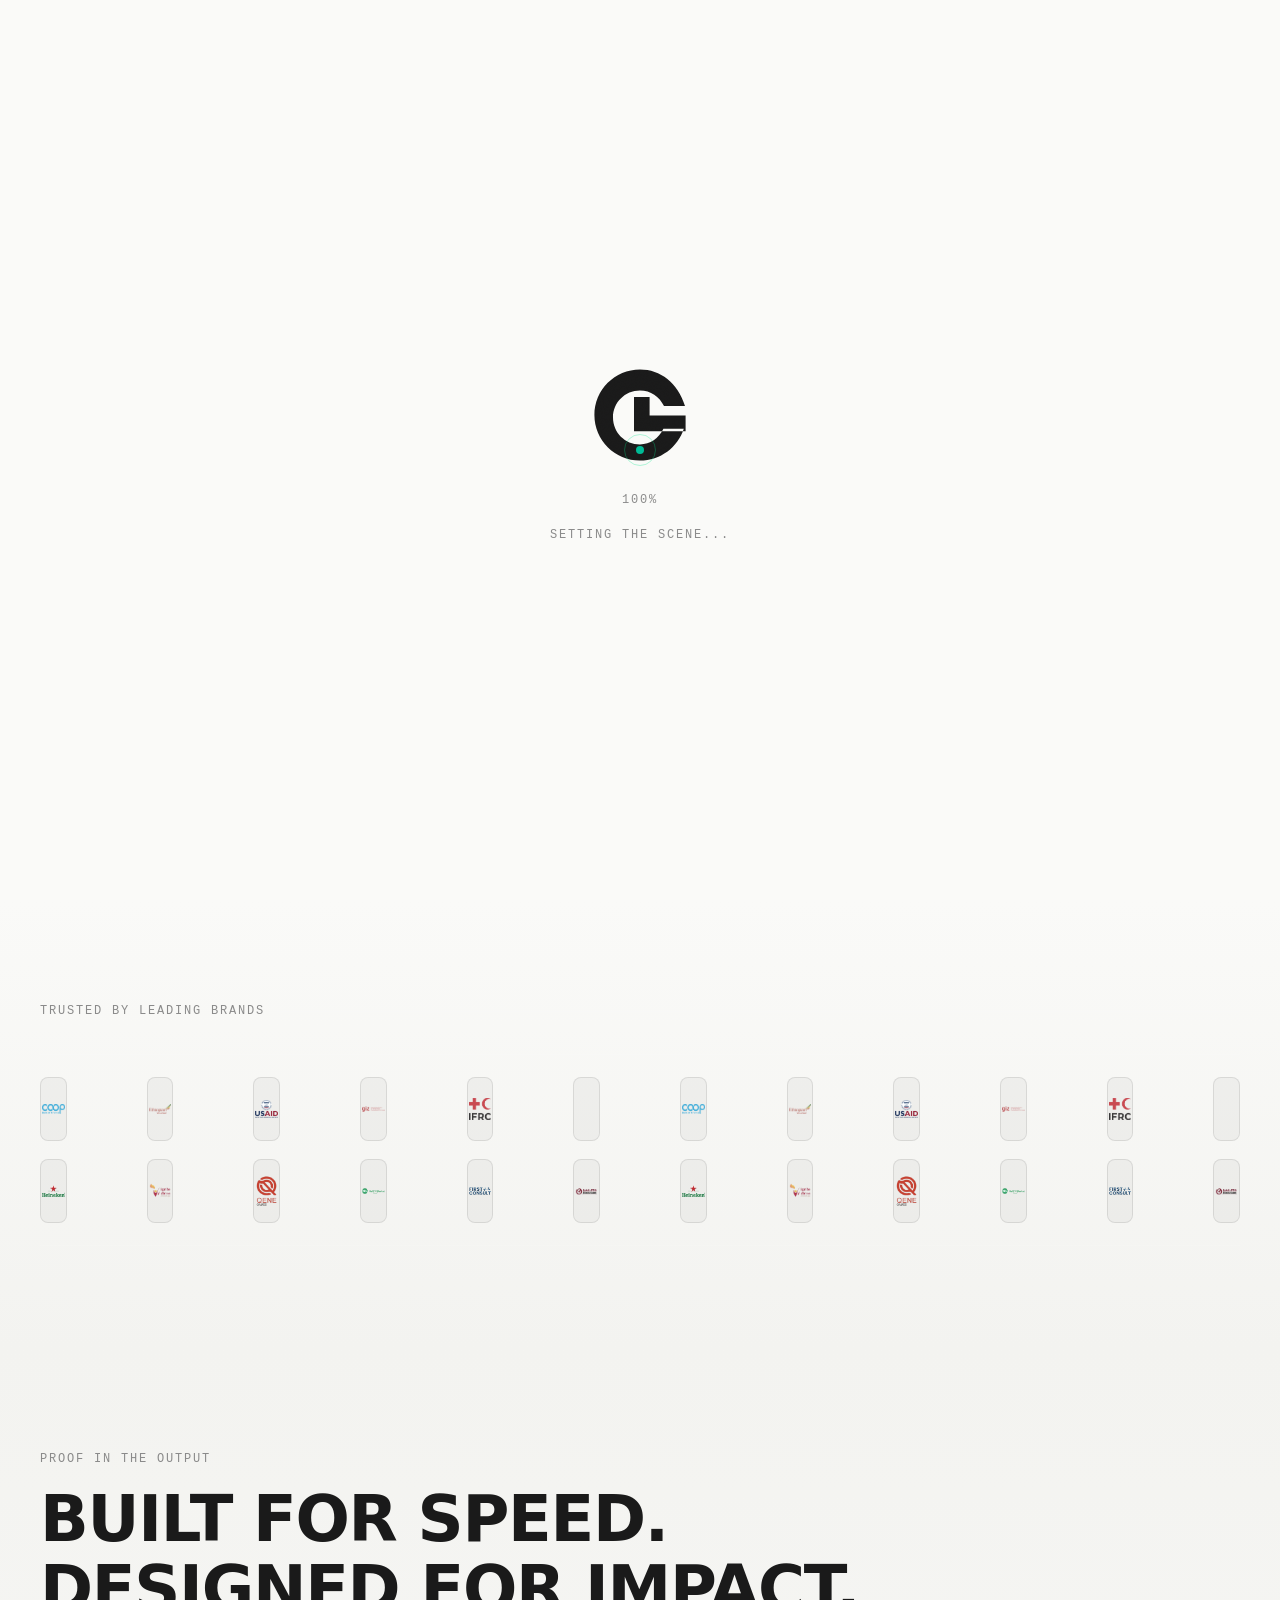
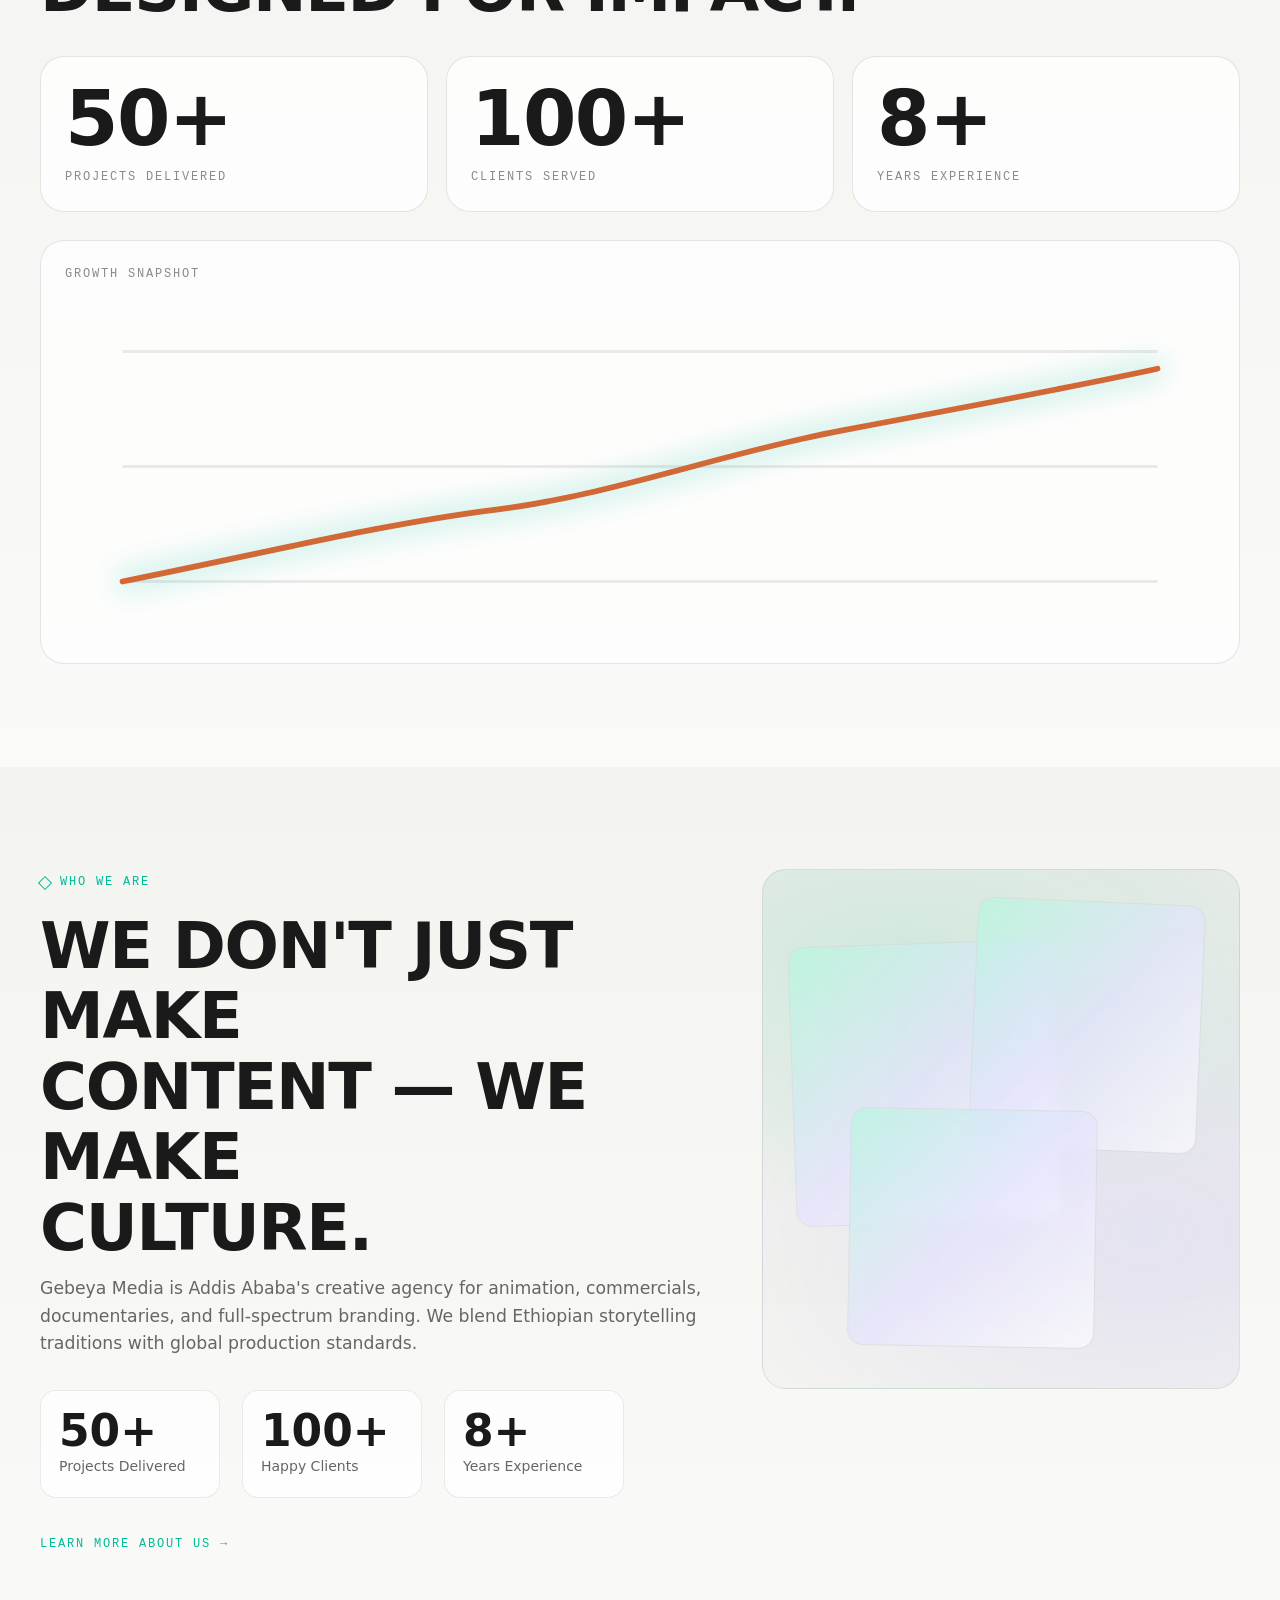
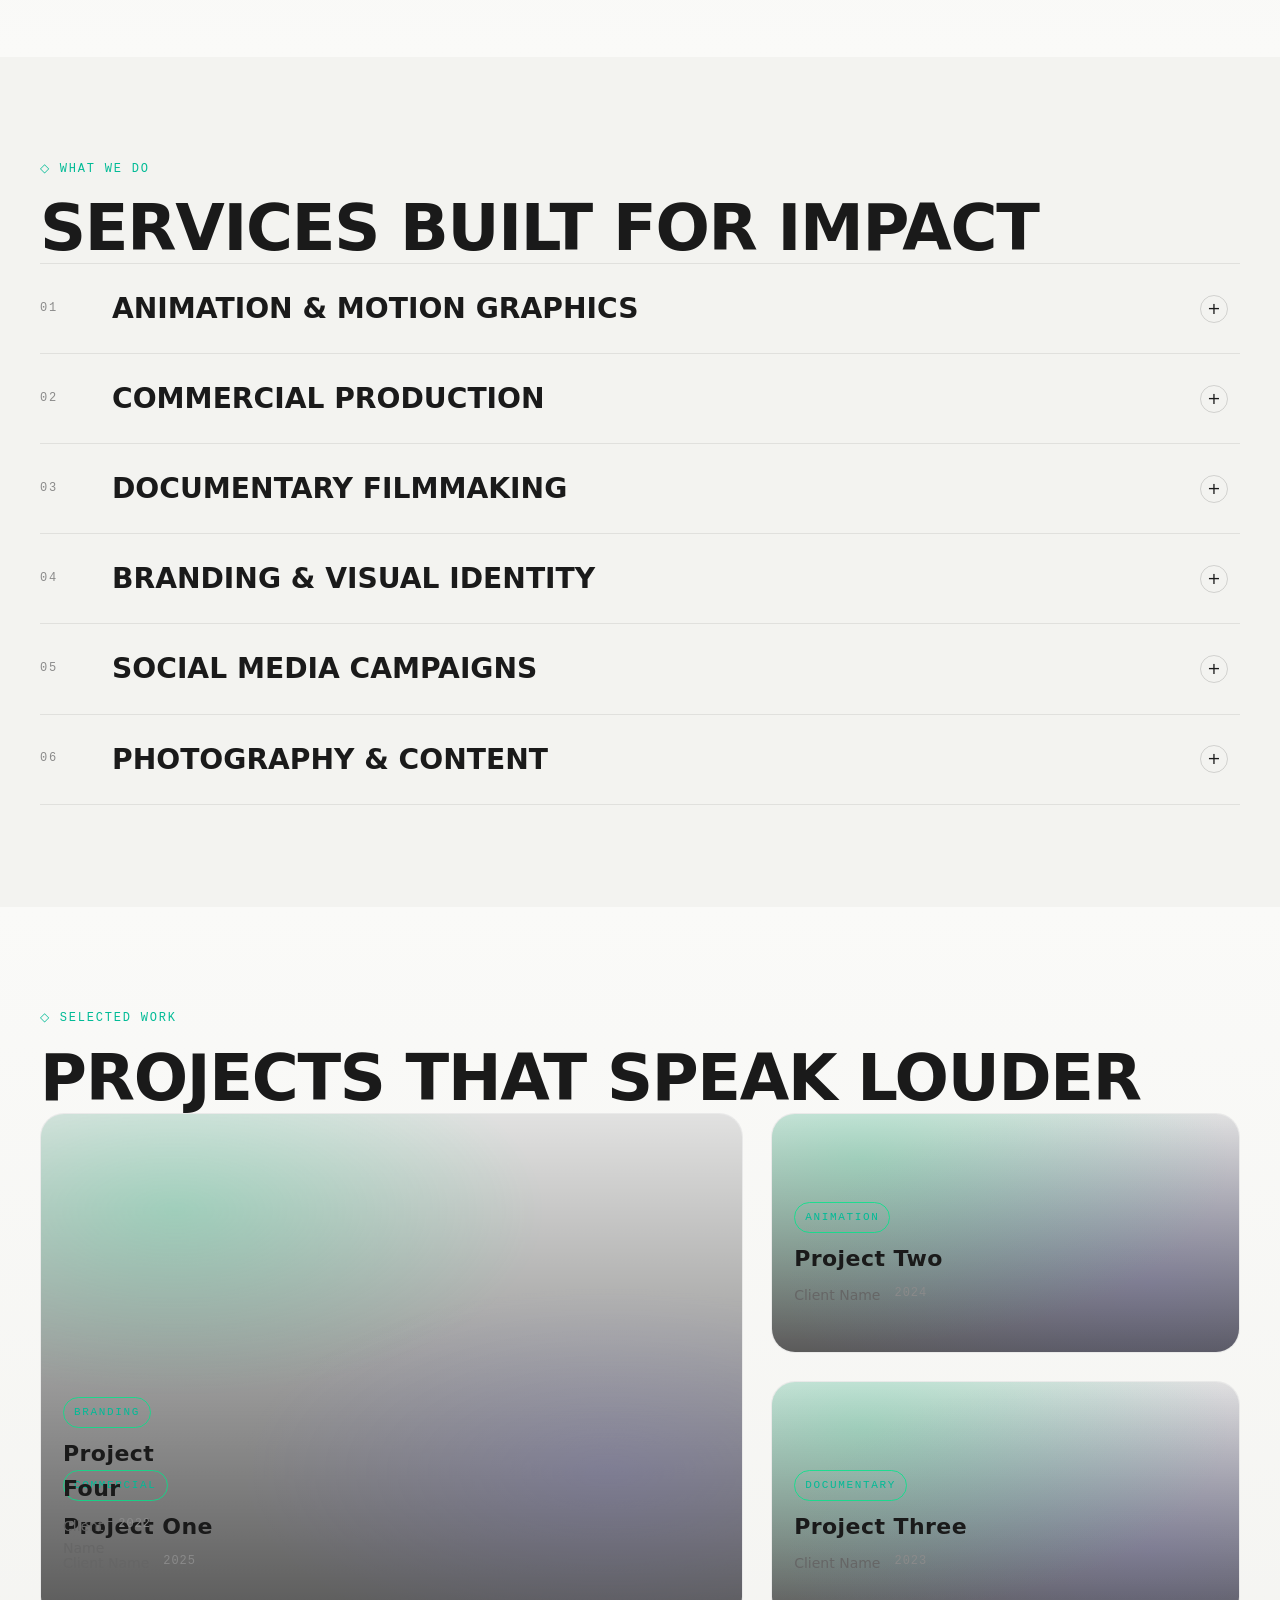
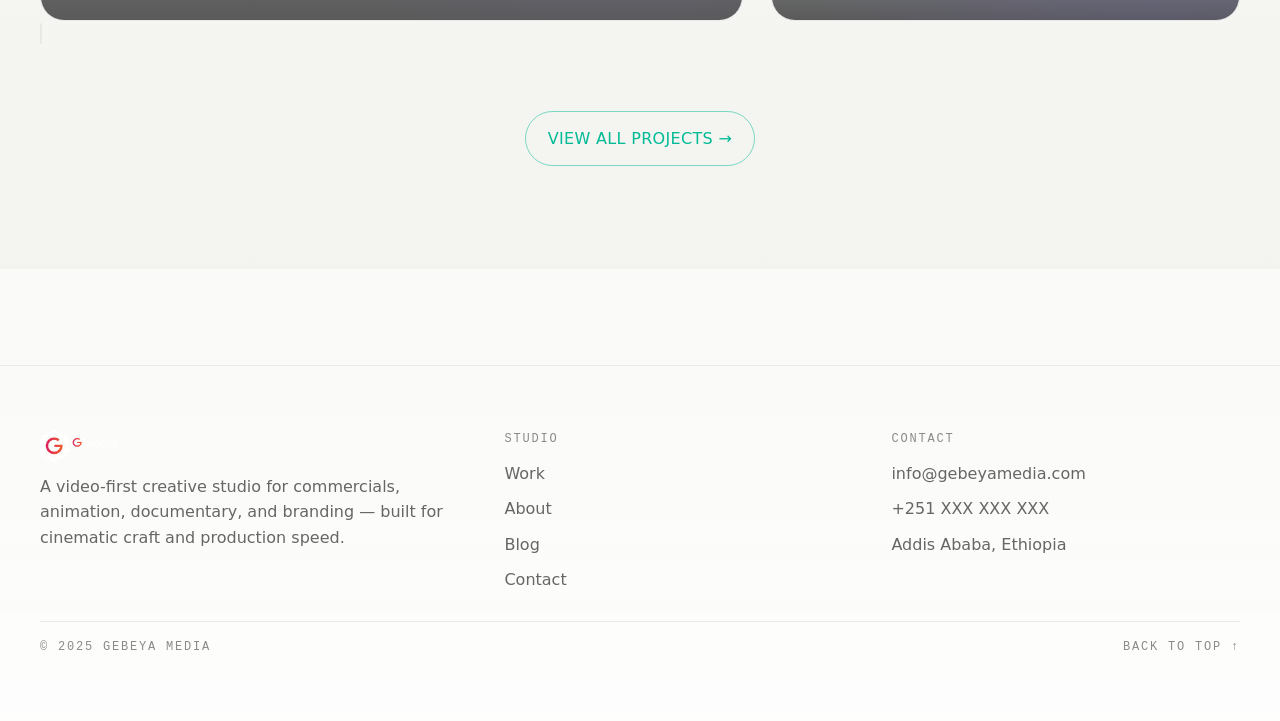
<file: index.html>
<!doctype html>
<html lang="en" class="grain" data-theme="light">
<head>
  <meta charset="utf-8" />
  <meta name="viewport" content="width=device-width, initial-scale=1" />
  <title>Gebeya Media — Creative Agency</title>
  <meta name="description" content="Gebeya Media — Addis Ababa creative studio for animation, commercials, documentary, and branding." />
  <link rel="stylesheet" href="styles.css" />
</head>
<body>
  <a class="skip-link" href="#main">Skip to content</a>
  <div class="progress" data-progress></div>

  <div class="preloader" data-preloader aria-hidden="false">
    <div class="preloader__inner">
      <svg class="gmark" viewBox="0 0 200 200" aria-hidden="true">
        <path d="M100 24c-42 0-76 34-76 76s34 76 76 76c34 0 63-22 73-53h-34c-8 16-22 26-39 26-25 0-45-20-45-45s20-45 45-45c18 0 32 10 40 26h35C163 46 134 24 100 24zm16 77h60v26h-86V70h26v31z" />
      </svg>
      <div class="preloader__pct mono" data-preloader-pct>000%</div>
      <div class="mono" style="color: var(--text-2);">SETTING THE SCENE...</div>
    </div>
  </div>

  <div class="curtain" data-curtain aria-hidden="true">
    <div class="curtain__title" data-curtain-title>LOADING</div>
  </div>

  <div class="cursor" data-cursor aria-hidden="true">
    <div class="cursor__dot" data-cursor-dot></div>
    <div class="cursor__ring" data-cursor-ring></div>
  </div>

  <header class="header" data-header>
    <div class="header__inner">
      <a class="brand" href="index.html" data-cursor-hover="HOME" aria-label="Gebeya Media home">
        <img class="brand__img" src="logo_inverted-1024x427.png" alt="G Media Studios" />
      </a>

      <nav class="nav" aria-label="Primary">
        <a href="index.html" aria-current="page" data-cursor-hover="HOME">Home</a>
        <a href="work.html" data-cursor-hover="WORK">Work</a>
        <a href="about.html" data-cursor-hover="ABOUT">About</a>
        <a href="blog.html" data-cursor-hover="BLOG">Blog</a>
        <a href="contact.html" data-cursor-hover="CONTACT">Contact</a>
      </nav>

      <div class="header__right">
        <button class="icon-btn" type="button" data-theme-toggle aria-label="Toggle theme" title="Toggle theme">
          ☾
        </button>
        <button class="hamburger" type="button" data-menu-open aria-expanded="false" aria-controls="overlay" aria-label="Open menu">
          <span class="hamburger__lines" aria-hidden="true">
            <span></span><span></span><span></span>
          </span>
        </button>
      </div>
    </div>
  </header>

  <div class="overlay" id="overlay" data-overlay aria-hidden="true">
    <div class="overlay__inner">
      <div class="overlay__top">
        <a class="brand" href="index.html" data-cursor-hover="HOME" aria-label="Gebeya Media home">
          <img class="brand__img" src="logo_inverted-1024x427.png" alt="G Media Studios" />
        </a>
        <button class="overlay__close" type="button" data-menu-close data-cursor-hover="CLOSE">✕ CLOSE</button>
      </div>

      <div class="overlay__grid">
        <div class="menu" aria-label="Overlay navigation">
          <a href="index.html" data-cursor-hover="HOME"><span class="menu__num mono">01</span><span class="menu__label">HOME</span></a>
          <a href="work.html" data-cursor-hover="WORK"><span class="menu__num mono">02</span><span class="menu__label">OUR WORK</span></a>
          <a href="about.html" data-cursor-hover="ABOUT"><span class="menu__num mono">03</span><span class="menu__label">ABOUT US</span></a>
          <a href="blog.html" data-cursor-hover="BLOG"><span class="menu__num mono">04</span><span class="menu__label">BLOG</span></a>
          <a href="contact.html" data-cursor-hover="CONTACT"><span class="menu__num mono">05</span><span class="menu__label">CONTACT</span></a>
        </div>

        <div class="overlay__meta">
          <div class="meta-card">
            <div class="mono" style="color: var(--text-2); margin-bottom: 10px;">INFO</div>
            <a href="mailto:info@gebeyamedia.com" data-cursor-hover="EMAIL">info@gebeyamedia.com</a>
            <a href="#" data-cursor-hover="CALL">+251 XXX XXX XXX</a>
            <div style="color: var(--text-1); margin-top: 8px;">Addis Ababa, Ethiopia</div>
          </div>
          <div class="meta-card">
            <div class="mono" style="color: var(--text-2); margin-bottom: 10px;">SOCIALS</div>
            <a href="#" target="_blank" rel="noreferrer" data-cursor-hover="IG">Instagram</a>
            <a href="#" target="_blank" rel="noreferrer" data-cursor-hover="YT">YouTube</a>
            <a href="#" target="_blank" rel="noreferrer" data-cursor-hover="LI">LinkedIn</a>
            <a href="#" target="_blank" rel="noreferrer" data-cursor-hover="TT">TikTok</a>
            <a href="#" target="_blank" rel="noreferrer" data-cursor-hover="BE">Behance</a>
          </div>
        </div>
      </div>

      <div class="footerline mono">© 2025 Gebeya Media. All rights reserved.</div>
    </div>
  </div>

  <main id="main">
    <section class="hero">
      <div class="hero__bg" aria-hidden="true">
        <video data-hero-video autoplay muted loop playsinline preload="metadata">
          <source src="videoplayback-1.mp4" type="video/mp4" />
        </video>
        <canvas class="hero__canvas" data-hero-canvas></canvas>
        <div class="hero__shade"></div>
      </div>

      <div class="hero__edge hero__edge--left">GEBEYA MEDIA © 2025</div>
      <div class="hero__edge hero__edge--right">
        <div class="socials">
          <a href="#" data-cursor-hover="IG">IG</a>
          <a href="#" data-cursor-hover="YT">YT</a>
          <a href="#" data-cursor-hover="LI">LI</a>
          <a href="#" data-cursor-hover="TT">TT</a>
        </div>
      </div>

      <div class="hero__content">
        <div class="hero__tag mono" data-reveal><i></i> CREATIVE 360° MARKETING</div>
        <h1 data-reveal data-reveal-delay="80">WE CRAFT STORIES<br/>THAT MOVE PEOPLE</h1>
        <p class="lead" data-reveal data-reveal-delay="160">From concept to screen — animation, commercial, documentary &amp; branding.</p>

        <div class="hero__cta">
          <button class="btn play" type="button" data-open-showreel data-cursor-hover="PLAY" data-magnetic data-reveal data-reveal-delay="240">
            <span class="play__icon" aria-hidden="true">▶</span>
            <span class="mono" style="letter-spacing:.12em;">PLAY SHOWREEL</span>
          </button>
          <a class="btn btn--primary" href="work.html" data-cursor-hover="WORK" data-magnetic data-reveal data-reveal-delay="300">VIEW OUR WORK →</a>
        </div>
      </div>

      <div class="scrollhint" data-scrollhint>
        <div class="scrollhint__chev" aria-hidden="true">↓</div>
        <div class="mono" style="font-size:11px; letter-spacing:.18em; color: var(--text-1);">SCROLL TO EXPLORE</div>
      </div>
    </section>

    <section class="section trusted">
      <div class="container">
        <div class="kicker mono" data-reveal>TRUSTED BY LEADING BRANDS</div>

        <div class="marquee" aria-label="Client logos">
          <div class="track track--left" data-track>
            <div class="logo" data-logo><img src="Partners/Cooperative_Bank_of_Oromia-1.png" alt="Cooperative Bank of Oromia" loading="lazy" decoding="async" /></div>
            <div class="logo" data-logo><img src="Partners/Ethiopian-Airlines_idMfc9XrwV_1.png" alt="Ethiopian Airlines" loading="lazy" decoding="async" /></div>
            <div class="logo" data-logo><img src="Partners/united-states-agency-for-international-development-seeklogo.png" alt="USAID" loading="lazy" decoding="async" /></div>
            <div class="logo" data-logo><img src="Partners/GIZ_idfEqkTkKR_0.png" alt="GIZ" loading="lazy" decoding="async" /></div>
            <div class="logo" data-logo><img src="Partners/IFRC.png" alt="IFRC" loading="lazy" decoding="async" /></div>
            <div class="logo" data-logo><img src="Partners/ethswitch-scaled.png" alt="EthSwitch" loading="lazy" decoding="async" /></div>
          </div>
          <div class="track track--right" data-track>
            <div class="logo" data-logo><img src="Partners/heinken.png" alt="Heineken" loading="lazy" decoding="async" /></div>
            <div class="logo" data-logo><img src="Partners/Ignite-Africa.png" alt="Ignite Africa" loading="lazy" decoding="async" /></div>
            <div class="logo" data-logo><img src="Partners/Qene-games.png" alt="Qene Games" loading="lazy" decoding="async" /></div>
            <div class="logo" data-logo><img src="Partners/heloo-market-scaled.png" alt="Heloo Market" loading="lazy" decoding="async" /></div>
            <div class="logo" data-logo><img src="Partners/first-consult-scaled.png" alt="First Consult" loading="lazy" decoding="async" /></div>
            <div class="logo" data-logo><img src="Partners/ahadu_bank_s_c-removebg-preview.png" alt="Ahadu Bank" loading="lazy" decoding="async" /></div>
          </div>
        </div>
      </div>
    </section>

    <section class="section stats-section" aria-label="Studio stats">
      <div class="container">
        <div class="sectionhead" style="margin-bottom: var(--space-xl);">
          <div>
            <div class="mono" style="color: var(--text-2);" data-reveal>PROOF IN THE OUTPUT</div>
            <h2 data-reveal data-reveal-delay="80">BUILT FOR SPEED.<br/>DESIGNED FOR IMPACT.</h2>
          </div>
        </div>

        <div class="statsviz">
          <div class="statsviz__grid">
            <div class="kpi" data-reveal>
              <div class="kpi__value" data-count-to="50" data-count-suffix="+">0</div>
              <div class="kpi__label mono">PROJECTS DELIVERED</div>
            </div>
            <div class="kpi" data-reveal data-reveal-delay="80">
              <div class="kpi__value" data-count-to="100" data-count-suffix="+">0</div>
              <div class="kpi__label mono">CLIENTS SERVED</div>
            </div>
            <div class="kpi" data-reveal data-reveal-delay="160">
              <div class="kpi__value" data-count-to="8" data-count-suffix="+">0</div>
              <div class="kpi__label mono">YEARS EXPERIENCE</div>
            </div>
          </div>

          <div class="chart" data-reveal data-reveal-delay="220">
            <div class="mono" style="color: var(--text-2); margin-bottom: 10px;">GROWTH SNAPSHOT</div>
            <svg class="chart__svg" viewBox="0 0 800 240" aria-hidden="true" data-chart>
              <path class="chart__grid" d="M40 40 H760 M40 120 H760 M40 200 H760" />
              <path class="chart__line" d="M40 200 C140 180, 220 160, 300 150 C380 140, 460 110, 540 95 C620 80, 700 65, 760 52" />
              <path class="chart__glow" d="M40 200 C140 180, 220 160, 300 150 C380 140, 460 110, 540 95 C620 80, 700 65, 760 52" />
            </svg>
          </div>
        </div>
      </div>
    </section>

    <section class="section about">
      <div class="container grid-12">
        <div style="grid-column: span 7;">
          <div class="eyebrow mono" data-reveal><i></i> WHO WE ARE</div>
          <h2 data-reveal data-reveal-delay="80">WE DON'T JUST MAKE<br/>CONTENT — WE MAKE<br/>CULTURE.</h2>
          <p class="lead" data-reveal data-reveal-delay="160">Gebeya Media is Addis Ababa's creative agency for animation, commercials, documentaries, and full-spectrum branding. We blend Ethiopian storytelling traditions with global production standards.</p>

          <div class="stats" aria-label="Studio stats">
            <div class="stat" data-reveal data-reveal-delay="220"><strong>50+</strong><span>Projects Delivered</span></div>
            <div class="stat" data-reveal data-reveal-delay="280"><strong>100+</strong><span>Happy Clients</span></div>
            <div class="stat" data-reveal data-reveal-delay="340"><strong>8+</strong><span>Years Experience</span></div>
          </div>

          <div style="margin-top: var(--space-xl);">
            <a href="about.html" class="mono" style="color: var(--accent);" data-cursor-hover="ABOUT" data-magnetic data-reveal data-reveal-delay="420">LEARN MORE ABOUT US →</a>
          </div>
        </div>

        <div style="grid-column: span 5;">
          <div class="visual" aria-hidden="true">
            <div class="cardlet"><div class="cardlet__inner"></div></div>
            <div class="cardlet"><div class="cardlet__inner"></div></div>
            <div class="cardlet"><div class="cardlet__inner"></div></div>
          </div>
        </div>
      </div>
    </section>

    <section class="section services">
      <div class="container">
        <div class="sectionhead">
          <div>
            <div class="mono" style="color: var(--accent);">◇ WHAT WE DO</div>
            <h2>SERVICES BUILT FOR IMPACT</h2>
          </div>
        </div>

        <div class="accordion" role="region" aria-label="Services">
          <div class="item" data-acc-item aria-expanded="false">
            <button type="button" data-cursor-hover="EXPLORE">
              <span class="item__num mono">01</span>
              <span class="item__title">ANIMATION &amp; MOTION GRAPHICS</span>
              <span class="plus" aria-hidden="true">+</span>
            </button>
            <div class="panel" data-acc-panel>
              <div class="panel__inner">
                <div>
                  <p>High-impact motion for brands, campaigns, explainers, and social.</p>
                  <ul>
                    <li>2D / 3D animation</li>
                    <li>Title sequences</li>
                    <li>Social cutdowns</li>
                    <li>Visual storytelling systems</li>
                  </ul>
                  <div style="margin-top: 14px;"><a href="work.html" class="mono" style="color: var(--accent);" data-cursor-hover="WORK">VIEW RELATED WORK →</a></div>
                </div>
                <div class="preview" aria-hidden="true"></div>
              </div>
            </div>
          </div>

          <div class="item" data-acc-item aria-expanded="false">
            <button type="button" data-cursor-hover="EXPLORE">
              <span class="item__num mono">02</span>
              <span class="item__title">COMMERCIAL PRODUCTION</span>
              <span class="plus" aria-hidden="true">+</span>
            </button>
            <div class="panel" data-acc-panel>
              <div class="panel__inner">
                <div>
                  <p>Cinematic TVCs and digital commercials built for recall and emotion.</p>
                  <ul>
                    <li>Concept → script → shoot</li>
                    <li>Editing &amp; color</li>
                    <li>Sound design</li>
                  </ul>
                  <div style="margin-top: 14px;"><a href="work.html" class="mono" style="color: var(--accent);" data-cursor-hover="WORK">VIEW RELATED WORK →</a></div>
                </div>
                <div class="preview" aria-hidden="true"></div>
              </div>
            </div>
          </div>

          <div class="item" data-acc-item aria-expanded="false">
            <button type="button" data-cursor-hover="EXPLORE">
              <span class="item__num mono">03</span>
              <span class="item__title">DOCUMENTARY FILMMAKING</span>
              <span class="plus" aria-hidden="true">+</span>
            </button>
            <div class="panel" data-acc-panel>
              <div class="panel__inner">
                <div>
                  <p>Authentic storytelling with disciplined production and human-first craft.</p>
                  <ul>
                    <li>Field production</li>
                    <li>Interview-driven narratives</li>
                    <li>Archival storytelling</li>
                  </ul>
                  <div style="margin-top: 14px;"><a href="work.html" class="mono" style="color: var(--accent);" data-cursor-hover="WORK">VIEW RELATED WORK →</a></div>
                </div>
                <div class="preview" aria-hidden="true"></div>
              </div>
            </div>
          </div>

          <div class="item" data-acc-item aria-expanded="false">
            <button type="button" data-cursor-hover="EXPLORE">
              <span class="item__num mono">04</span>
              <span class="item__title">BRANDING &amp; VISUAL IDENTITY</span>
              <span class="plus" aria-hidden="true">+</span>
            </button>
            <div class="panel" data-acc-panel>
              <div class="panel__inner">
                <div>
                  <p>Systems that stay consistent everywhere: screen, print, social, and space.</p>
                  <ul>
                    <li>Logo &amp; identity</li>
                    <li>Brand guidelines</li>
                    <li>Campaign visual language</li>
                  </ul>
                  <div style="margin-top: 14px;"><a href="work.html" class="mono" style="color: var(--accent);" data-cursor-hover="WORK">VIEW RELATED WORK →</a></div>
                </div>
                <div class="preview" aria-hidden="true"></div>
              </div>
            </div>
          </div>

          <div class="item" data-acc-item aria-expanded="false">
            <button type="button" data-cursor-hover="EXPLORE">
              <span class="item__num mono">05</span>
              <span class="item__title">SOCIAL MEDIA CAMPAIGNS</span>
              <span class="plus" aria-hidden="true">+</span>
            </button>
            <div class="panel" data-acc-panel>
              <div class="panel__inner">
                <div>
                  <p>Always-on content and campaigns built for platform-native momentum.</p>
                  <ul>
                    <li>Content pillars</li>
                    <li>Motion templates</li>
                    <li>Campaign rollout</li>
                  </ul>
                  <div style="margin-top: 14px;"><a href="work.html" class="mono" style="color: var(--accent);" data-cursor-hover="WORK">VIEW RELATED WORK →</a></div>
                </div>
                <div class="preview" aria-hidden="true"></div>
              </div>
            </div>
          </div>

          <div class="item" data-acc-item aria-expanded="false">
            <button type="button" data-cursor-hover="EXPLORE">
              <span class="item__num mono">06</span>
              <span class="item__title">PHOTOGRAPHY &amp; CONTENT</span>
              <span class="plus" aria-hidden="true">+</span>
            </button>
            <div class="panel" data-acc-panel>
              <div class="panel__inner">
                <div>
                  <p>Photography and content capture optimized for brand consistency.</p>
                  <ul>
                    <li>Product &amp; lifestyle</li>
                    <li>Portraits</li>
                    <li>Content packs</li>
                  </ul>
                  <div style="margin-top: 14px;"><a href="work.html" class="mono" style="color: var(--accent);" data-cursor-hover="WORK">VIEW RELATED WORK →</a></div>
                </div>
                <div class="preview" aria-hidden="true"></div>
              </div>
            </div>
          </div>
        </div>
      </div>
    </section>

    <section class="section work">
      <div class="container">
        <div class="sectionhead">
          <div>
            <div class="mono" style="color: var(--accent);">◇ SELECTED WORK</div>
            <h2>PROJECTS THAT SPEAK LOUDER</h2>
          </div>
        </div>

        <div class="workgrid">
          <a class="card" href="work.html" data-cursor-hover="VIEW" aria-label="Project 1">
            <div class="card__media" aria-hidden="true"></div>
            <div class="card__content">
              <span class="tag mono">COMMERCIAL</span>
              <h3>Project One</h3>
              <div class="meta"><span>Client Name</span><span class="mono" style="letter-spacing:.08em; color: var(--text-2);">2025</span></div>
              <div class="cta mono">VIEW PROJECT →</div>
            </div>
          </a>

          <div style="display:grid; gap: clamp(18px, 2.4vw, 28px);">
            <a class="card" href="work.html" data-cursor-hover="VIEW" aria-label="Project 2" style="min-height: 240px;">
              <div class="card__media" aria-hidden="true"></div>
              <div class="card__content">
                <span class="tag mono">ANIMATION</span>
                <h3>Project Two</h3>
                <div class="meta"><span>Client Name</span><span class="mono" style="letter-spacing:.08em; color: var(--text-2);">2024</span></div>
                <div class="cta mono">VIEW PROJECT →</div>
              </div>
            </a>
            <a class="card" href="work.html" data-cursor-hover="VIEW" aria-label="Project 3" style="min-height: 240px;">
              <div class="card__media" aria-hidden="true"></div>
              <div class="card__content">
                <span class="tag mono">DOCUMENTARY</span>
                <h3>Project Three</h3>
                <div class="meta"><span>Client Name</span><span class="mono" style="letter-spacing:.08em; color: var(--text-2);">2023</span></div>
                <div class="cta mono">VIEW PROJECT →</div>
              </div>
            </a>
          </div>
        </div>

        <a class="card" href="work.html" data-cursor-hover="WORK" aria-label="Project 4" style="margin-top: clamp(18px, 2.4vw, 28px); min-height: 260px;">
          <div class="card__media" aria-hidden="true"></div>
          <div class="card__content">
            <span class="tag mono">BRANDING</span>
            <h3>Project Four</h3>
            <div class="meta"><span>Client Name</span><span class="mono" style="letter-spacing:.08em; color: var(--text-2);">2022</span></div>
            <div class="cta mono">VIEW PROJECT →</div>
          </div>
        </a>

        <div class="bigbtn">
          <a class="btn btn--outline" href="work.html" data-cursor-hover="WORK">VIEW ALL PROJECTS →</a>
        </div>
      </div>
    </section>
  </main>

  <footer class="site-footer" aria-label="Site footer">
    <div class="container">
      <div class="footer-grid">
        <div>
          <a class="footer-brand" href="index.html" aria-label="Gebeya Media home" data-cursor-hover="HOME">
            <img src="logo_inverted-1024x427.png" alt="G Media Studios" />
          </a>
          <div class="footer-tagline">A video-first creative studio for commercials, animation, documentary, and branding — built for cinematic craft and production speed.</div>
        </div>

        <div>
          <div class="footer-col__title mono">STUDIO</div>
          <div class="footer-links">
            <a href="work.html" data-cursor-hover="WORK">Work</a>
            <a href="about.html" data-cursor-hover="ABOUT">About</a>
            <a href="blog.html" data-cursor-hover="BLOG">Blog</a>
            <a href="contact.html" data-cursor-hover="CONTACT">Contact</a>
          </div>
        </div>

        <div>
          <div class="footer-col__title mono">CONTACT</div>
          <div class="footer-links">
            <a href="mailto:info@gebeyamedia.com" data-cursor-hover="EMAIL">info@gebeyamedia.com</a>
            <a href="#" data-cursor-hover="CALL">+251 XXX XXX XXX</a>
            <a href="#" data-cursor-hover="LOC">Addis Ababa, Ethiopia</a>
          </div>
        </div>
      </div>

      <div class="footer-meta mono">
        <div>© 2025 Gebeya Media</div>
        <div><a href="#" data-cursor-hover="TOP">BACK TO TOP ↑</a></div>
      </div>
    </div>
  </footer>

  <div class="modal" data-modal aria-hidden="true" role="dialog" aria-label="Showreel">
    <div class="modal__frame">
      <div class="modal__bar">
        <button type="button" data-modal-close aria-label="Close">✕</button>
      </div>
      <video controls playsinline preload="metadata">
        <source src="https://interactive-examples.mdn.mozilla.net/media/cc0-videos/flower.mp4" type="video/mp4" />
      </video>
    </div>
  </div>

  <script src="app.js" defer></script>
</body>
</html>
</file>
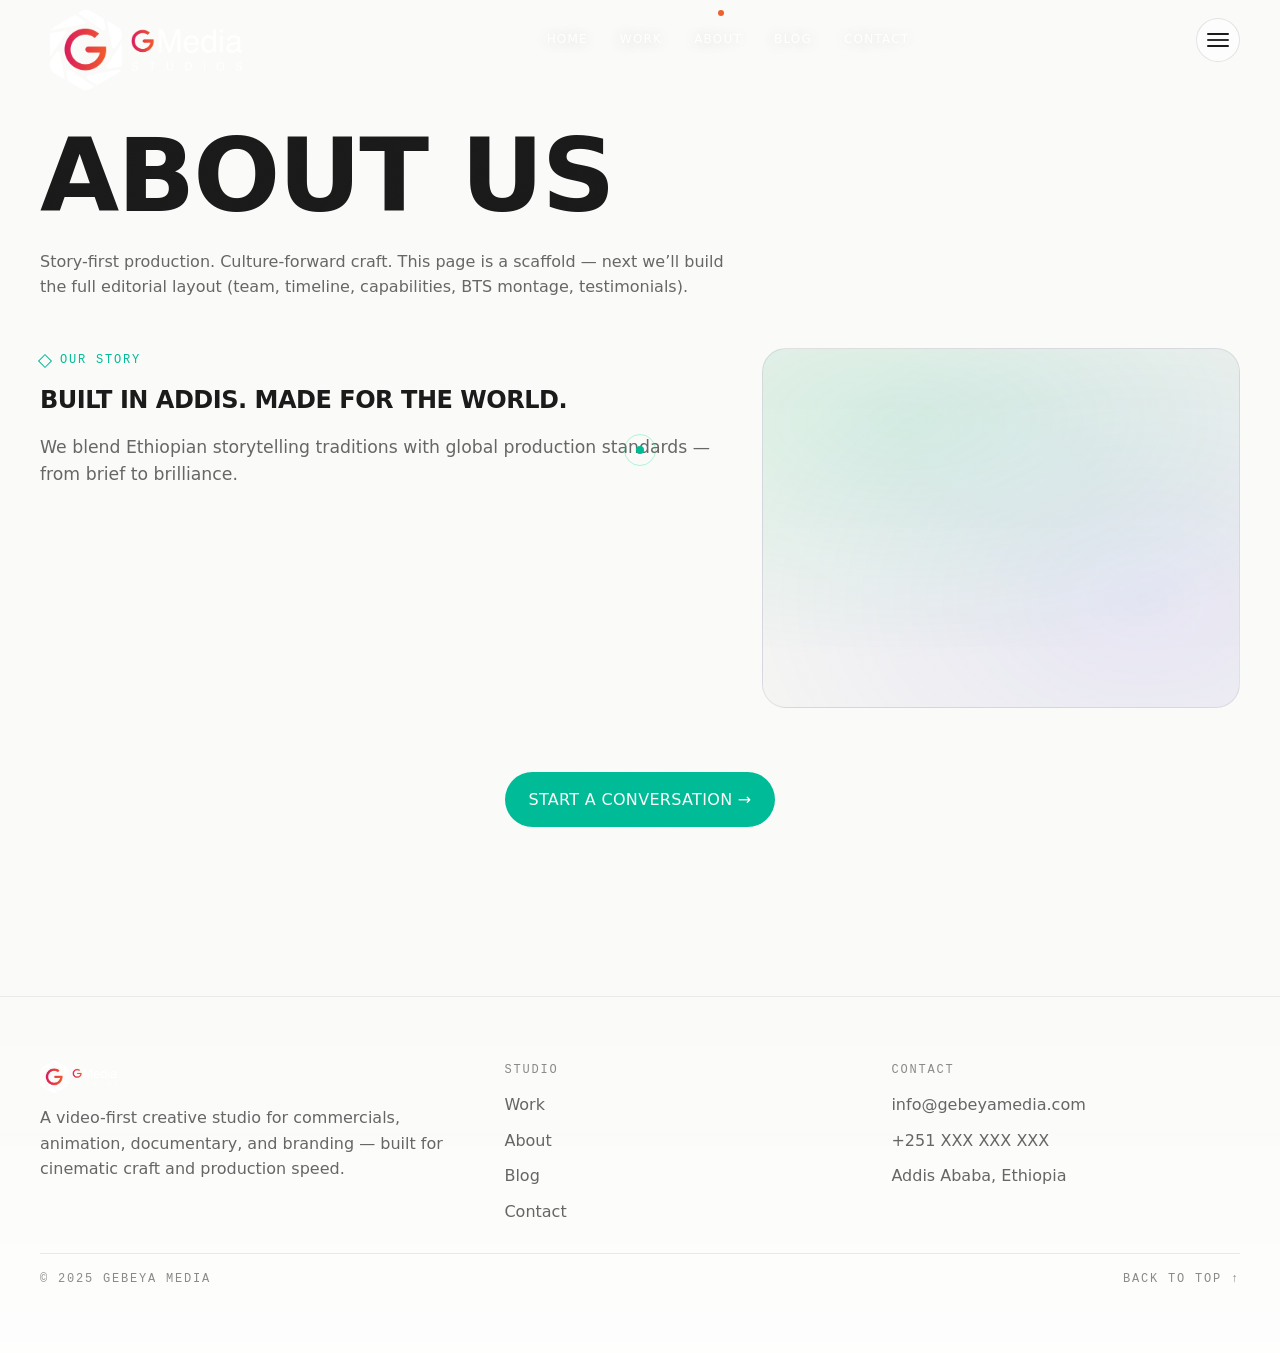
<file: about.html>
<!doctype html>
<html lang="en" class="grain" data-theme="light">
<head>
  <meta charset="utf-8" />
  <meta name="viewport" content="width=device-width, initial-scale=1" />
  <title>Gebeya Media — About</title>
  <meta name="description" content="About Gebeya Media." />
  <link rel="stylesheet" href="styles.css" />
</head>
<body>
  <a class="skip-link" href="#main">Skip to content</a>
  <div class="progress" data-progress></div>

  <div class="curtain" data-curtain aria-hidden="true">
    <div class="curtain__title" data-curtain-title>ABOUT US</div>
  </div>

  <div class="cursor" data-cursor aria-hidden="true">
    <div class="cursor__dot" data-cursor-dot></div>
    <div class="cursor__ring" data-cursor-ring></div>
  </div>

  <header class="header" data-header>
    <div class="header__inner">
      <a class="brand" href="index.html" data-cursor-hover="HOME" aria-label="Gebeya Media home">
        <img class="brand__img" src="logo_inverted-1024x427.png" alt="G Media Studios" />
      </a>

      <nav class="nav" aria-label="Primary">
        <a href="index.html" data-cursor-hover="HOME">Home</a>
        <a href="work.html" data-cursor-hover="WORK">Work</a>
        <a href="about.html" aria-current="page" data-cursor-hover="ABOUT">About</a>
        <a href="blog.html" data-cursor-hover="BLOG">Blog</a>
        <a href="contact.html" data-cursor-hover="CONTACT">Contact</a>
      </nav>

      <div class="header__right">
        <button class="icon-btn" type="button" data-theme-toggle aria-label="Toggle theme" title="Toggle theme">
          ☾
        </button>
        <button class="hamburger" type="button" data-menu-open aria-expanded="false" aria-controls="overlay" aria-label="Open menu">
          <span class="hamburger__lines" aria-hidden="true">
            <span></span><span></span><span></span>
          </span>
        </button>
      </div>
    </div>
  </header>

  <div class="overlay" id="overlay" data-overlay aria-hidden="true">
    <div class="overlay__inner">
      <div class="overlay__top">
        <a class="brand" href="index.html" data-cursor-hover="HOME" aria-label="Gebeya Media home">
          <img class="brand__img" src="logo_inverted-1024x427.png" alt="G Media Studios" />
        </a>
        <button class="overlay__close" type="button" data-menu-close data-cursor-hover="CLOSE">✕ CLOSE</button>
      </div>

      <div class="overlay__grid">
        <div class="menu" aria-label="Overlay navigation">
          <a href="index.html" data-cursor-hover="HOME"><span class="menu__num mono">01</span><span class="menu__label">HOME</span></a>
          <a href="work.html" data-cursor-hover="WORK"><span class="menu__num mono">02</span><span class="menu__label">OUR WORK</span></a>
          <a href="about.html" data-cursor-hover="ABOUT"><span class="menu__num mono">03</span><span class="menu__label">ABOUT US</span></a>
          <a href="blog.html" data-cursor-hover="BLOG"><span class="menu__num mono">04</span><span class="menu__label">BLOG</span></a>
          <a href="contact.html" data-cursor-hover="CONTACT"><span class="menu__num mono">05</span><span class="menu__label">CONTACT</span></a>
        </div>

        <div class="overlay__meta">
          <div class="meta-card">
            <div class="mono" style="color: var(--text-2); margin-bottom: 10px;">INFO</div>
            <a href="mailto:info@gebeyamedia.com" data-cursor-hover="EMAIL">info@gebeyamedia.com</a>
            <a href="#" data-cursor-hover="CALL">+251 XXX XXX XXX</a>
            <div style="color: var(--text-1); margin-top: 8px;">Addis Ababa, Ethiopia</div>
          </div>
          <div class="meta-card">
            <div class="mono" style="color: var(--text-2); margin-bottom: 10px;">SOCIALS</div>
            <a href="#" target="_blank" rel="noreferrer" data-cursor-hover="IG">Instagram</a>
            <a href="#" target="_blank" rel="noreferrer" data-cursor-hover="YT">YouTube</a>
            <a href="#" target="_blank" rel="noreferrer" data-cursor-hover="LI">LinkedIn</a>
            <a href="#" target="_blank" rel="noreferrer" data-cursor-hover="TT">TikTok</a>
            <a href="#" target="_blank" rel="noreferrer" data-cursor-hover="BE">Behance</a>
          </div>
        </div>
      </div>

      <div class="footerline mono">© 2025 Gebeya Media. All rights reserved.</div>
    </div>
  </div>

  <main id="main" class="page">
    <div class="container">
      <h1>ABOUT US</h1>
      <p>Story-first production. Culture-forward craft. This page is a scaffold — next we’ll build the full editorial layout (team, timeline, capabilities, BTS montage, testimonials).</p>

      <div style="margin-top: var(--space-2xl);" class="grid-12">
        <div style="grid-column: span 7;">
          <div class="eyebrow mono"><i></i> OUR STORY</div>
          <h2 style="margin-top: 14px;">BUILT IN ADDIS. MADE FOR THE WORLD.</h2>
          <p class="lead">We blend Ethiopian storytelling traditions with global production standards — from brief to brilliance.</p>
        </div>
        <div style="grid-column: span 5;">
          <div class="visual" aria-hidden="true" style="height: 360px;"></div>
        </div>
      </div>

      <div class="bigbtn">
        <a class="btn btn--primary" href="contact.html" data-cursor-hover="CHAT">START A CONVERSATION →</a>
      </div>
    </div>
  </main>

  <footer class="site-footer" aria-label="Site footer">
    <div class="container">
      <div class="footer-grid">
        <div>
          <a class="footer-brand" href="index.html" aria-label="Gebeya Media home" data-cursor-hover="HOME">
            <img src="logo_inverted-1024x427.png" alt="G Media Studios" />
          </a>
          <div class="footer-tagline">A video-first creative studio for commercials, animation, documentary, and branding — built for cinematic craft and production speed.</div>
        </div>

        <div>
          <div class="footer-col__title mono">STUDIO</div>
          <div class="footer-links">
            <a href="work.html" data-cursor-hover="WORK">Work</a>
            <a href="about.html" data-cursor-hover="ABOUT">About</a>
            <a href="blog.html" data-cursor-hover="BLOG">Blog</a>
            <a href="contact.html" data-cursor-hover="CONTACT">Contact</a>
          </div>
        </div>

        <div>
          <div class="footer-col__title mono">CONTACT</div>
          <div class="footer-links">
            <a href="mailto:info@gebeyamedia.com" data-cursor-hover="EMAIL">info@gebeyamedia.com</a>
            <a href="#" data-cursor-hover="CALL">+251 XXX XXX XXX</a>
            <a href="#" data-cursor-hover="LOC">Addis Ababa, Ethiopia</a>
          </div>
        </div>
      </div>

      <div class="footer-meta mono">
        <div>© 2025 Gebeya Media</div>
        <div><a href="#" data-cursor-hover="TOP">BACK TO TOP ↑</a></div>
      </div>
    </div>
  </footer>

  <script src="app.js" defer></script>
</body>
</html>
</file>
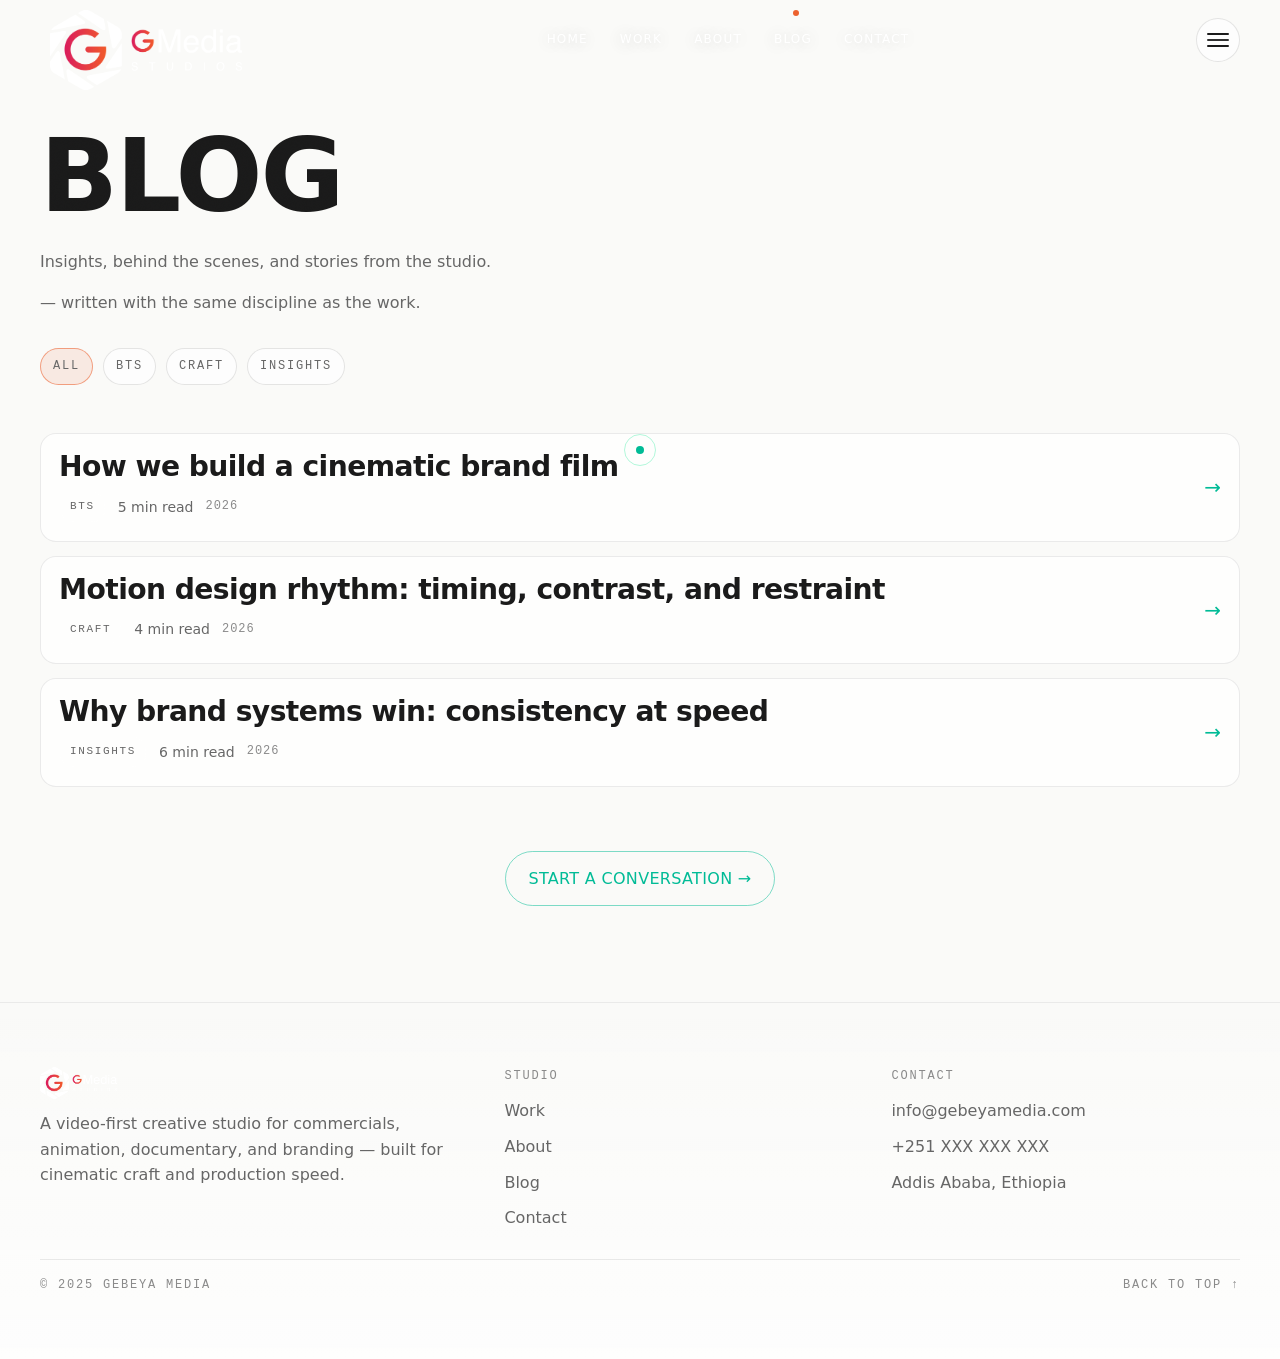
<file: blog.html>
<!doctype html>
<html lang="en" class="grain" data-theme="light">
<head>
  <meta charset="utf-8" />
  <meta name="viewport" content="width=device-width, initial-scale=1" />
  <title>Gebeya Media — Blog</title>
  <meta name="description" content="Insights, behind the scenes, and stories." />
  <link rel="stylesheet" href="styles.css" />
</head>
<body>
  <a class="skip-link" href="#main">Skip to content</a>
  <div class="progress" data-progress></div>

  <div class="curtain" data-curtain aria-hidden="true">
    <div class="curtain__title" data-curtain-title>BLOG</div>
  </div>

  <div class="cursor" data-cursor aria-hidden="true">
    <div class="cursor__dot" data-cursor-dot></div>
    <div class="cursor__ring" data-cursor-ring></div>
  </div>

  <header class="header" data-header>
    <div class="header__inner">
      <a class="brand" href="index.html" data-cursor-hover="HOME" aria-label="Gebeya Media home">
        <img class="brand__img" src="logo_inverted-1024x427.png" alt="G Media Studios" />
      </a>

      <nav class="nav" aria-label="Primary">
        <a href="index.html" data-cursor-hover="HOME">Home</a>
        <a href="work.html" data-cursor-hover="WORK">Work</a>
        <a href="about.html" data-cursor-hover="ABOUT">About</a>
        <a href="blog.html" aria-current="page" data-cursor-hover="BLOG">Blog</a>
        <a href="contact.html" data-cursor-hover="CONTACT">Contact</a>
      </nav>

      <div class="header__right">
        <button class="icon-btn" type="button" data-theme-toggle aria-label="Toggle theme" title="Toggle theme">
          ☾
        </button>
        <button class="hamburger" type="button" data-menu-open aria-expanded="false" aria-controls="overlay" aria-label="Open menu">
          <span class="hamburger__lines" aria-hidden="true">
            <span></span><span></span><span></span>
          </span>
        </button>
      </div>
    </div>
  </header>

  <div class="overlay" id="overlay" data-overlay aria-hidden="true">
    <div class="overlay__inner">
      <div class="overlay__top">
        <a class="brand" href="index.html" data-cursor-hover="HOME" aria-label="Gebeya Media home">
          <img class="brand__img" src="logo_inverted-1024x427.png" alt="G Media Studios" />
        </a>
        <button class="overlay__close" type="button" data-menu-close data-cursor-hover="CLOSE">✕ CLOSE</button>
      </div>

      <div class="overlay__grid">
        <div class="menu" aria-label="Overlay navigation">
          <a href="index.html" data-cursor-hover="HOME"><span class="menu__num mono">01</span><span class="menu__label">HOME</span></a>
          <a href="work.html" data-cursor-hover="WORK"><span class="menu__num mono">02</span><span class="menu__label">OUR WORK</span></a>
          <a href="about.html" data-cursor-hover="ABOUT"><span class="menu__num mono">03</span><span class="menu__label">ABOUT US</span></a>
          <a href="blog.html" data-cursor-hover="BLOG"><span class="menu__num mono">04</span><span class="menu__label">BLOG</span></a>
          <a href="contact.html" data-cursor-hover="CONTACT"><span class="menu__num mono">05</span><span class="menu__label">CONTACT</span></a>
        </div>

        <div class="overlay__meta">
          <div class="meta-card">
            <div class="mono" style="color: var(--text-2); margin-bottom: 10px;">INFO</div>
            <a href="mailto:info@gebeyamedia.com" data-cursor-hover="EMAIL">info@gebeyamedia.com</a>
            <a href="#" data-cursor-hover="CALL">+251 XXX XXX XXX</a>
            <div style="color: var(--text-1); margin-top: 8px;">Addis Ababa, Ethiopia</div>
          </div>
          <div class="meta-card">
            <div class="mono" style="color: var(--text-2); margin-bottom: 10px;">SOCIALS</div>
            <a href="#" target="_blank" rel="noreferrer" data-cursor-hover="IG">Instagram</a>
            <a href="#" target="_blank" rel="noreferrer" data-cursor-hover="YT">YouTube</a>
            <a href="#" target="_blank" rel="noreferrer" data-cursor-hover="LI">LinkedIn</a>
            <a href="#" target="_blank" rel="noreferrer" data-cursor-hover="TT">TikTok</a>
            <a href="#" target="_blank" rel="noreferrer" data-cursor-hover="BE">Behance</a>
          </div>
        </div>
      </div>

      <div class="footerline mono">© 2025 Gebeya Media. All rights reserved.</div>
    </div>
  </div>

  <main id="main" class="page">
    <div class="container">
      <h1>BLOG</h1>
      <p data-reveal>Insights, behind the scenes, and stories from the studio.</p>
      <p data-reveal> — written with the same discipline as the work.</p>

      <div class="chips" aria-label="Blog categories">
        <button class="chip mono is-active" type="button" data-post-filter="all" data-cursor-hover="FILTER" data-magnetic data-reveal>ALL</button>
        <button class="chip mono" type="button" data-post-filter="bts" data-cursor-hover="FILTER" data-magnetic data-reveal data-reveal-delay="60">BTS</button>
        <button class="chip mono" type="button" data-post-filter="craft" data-cursor-hover="FILTER" data-magnetic data-reveal data-reveal-delay="120">CRAFT</button>
        <button class="chip mono" type="button" data-post-filter="insights" data-cursor-hover="FILTER" data-magnetic data-reveal data-reveal-delay="180">INSIGHTS</button>
      </div>

      <section class="postlist" aria-label="Posts" data-post-list>
        <a class="post" href="post.html?slug=cinematic-brand-film" data-post data-post-category="bts" data-cursor-hover="READ" aria-label="Post">
          <div>
            <h2 class="post__title">How we build a cinematic brand film</h2>
            <div class="post__meta">
              <span class="post__tag mono">BTS</span>
              <span>5 min read</span>
              <span class="mono" style="letter-spacing:.08em; color: var(--text-2);">2026</span>
            </div>
          </div>
          <div class="post__arrow" aria-hidden="true">→</div>
        </a>

        <a class="post" href="post.html?slug=motion-design-rhythm" data-post data-post-category="craft" data-cursor-hover="READ" aria-label="Post">
          <div>
            <h2 class="post__title">Motion design rhythm: timing, contrast, and restraint</h2>
            <div class="post__meta">
              <span class="post__tag mono">CRAFT</span>
              <span>4 min read</span>
              <span class="mono" style="letter-spacing:.08em; color: var(--text-2);">2026</span>
            </div>
          </div>
          <div class="post__arrow" aria-hidden="true">→</div>
        </a>

        <a class="post" href="post.html?slug=brand-systems" data-post data-post-category="insights" data-cursor-hover="READ" aria-label="Post">
          <div>
            <h2 class="post__title">Why brand systems win: consistency at speed</h2>
            <div class="post__meta">
              <span class="post__tag mono">INSIGHTS</span>
              <span>6 min read</span>
              <span class="mono" style="letter-spacing:.08em; color: var(--text-2);">2026</span>
            </div>
          </div>
          <div class="post__arrow" aria-hidden="true">→</div>
        </a>
      </section>

      <div class="bigbtn">
        <a class="btn btn--outline" href="contact.html" data-cursor-hover="CHAT">START A CONVERSATION →</a>
      </div>
    </div>
  </main>

  <footer class="site-footer" aria-label="Site footer">
    <div class="container">
      <div class="footer-grid">
        <div>
          <a class="footer-brand" href="index.html" aria-label="Gebeya Media home" data-cursor-hover="HOME">
            <img src="logo_inverted-1024x427.png" alt="G Media Studios" />
          </a>
          <div class="footer-tagline">A video-first creative studio for commercials, animation, documentary, and branding — built for cinematic craft and production speed.</div>
        </div>

        <div>
          <div class="footer-col__title mono">STUDIO</div>
          <div class="footer-links">
            <a href="work.html" data-cursor-hover="WORK">Work</a>
            <a href="about.html" data-cursor-hover="ABOUT">About</a>
            <a href="blog.html" data-cursor-hover="BLOG">Blog</a>
            <a href="contact.html" data-cursor-hover="CONTACT">Contact</a>
          </div>
        </div>

        <div>
          <div class="footer-col__title mono">CONTACT</div>
          <div class="footer-links">
            <a href="mailto:info@gebeyamedia.com" data-cursor-hover="EMAIL">info@gebeyamedia.com</a>
            <a href="#" data-cursor-hover="CALL">+251 XXX XXX XXX</a>
            <a href="#" data-cursor-hover="LOC">Addis Ababa, Ethiopia</a>
          </div>
        </div>
      </div>

      <div class="footer-meta mono">
        <div>© 2025 Gebeya Media</div>
        <div><a href="#" data-cursor-hover="TOP">BACK TO TOP ↑</a></div>
      </div>
    </div>
  </footer>

  <script src="app.js" defer></script>
</body>
</html>
</file>
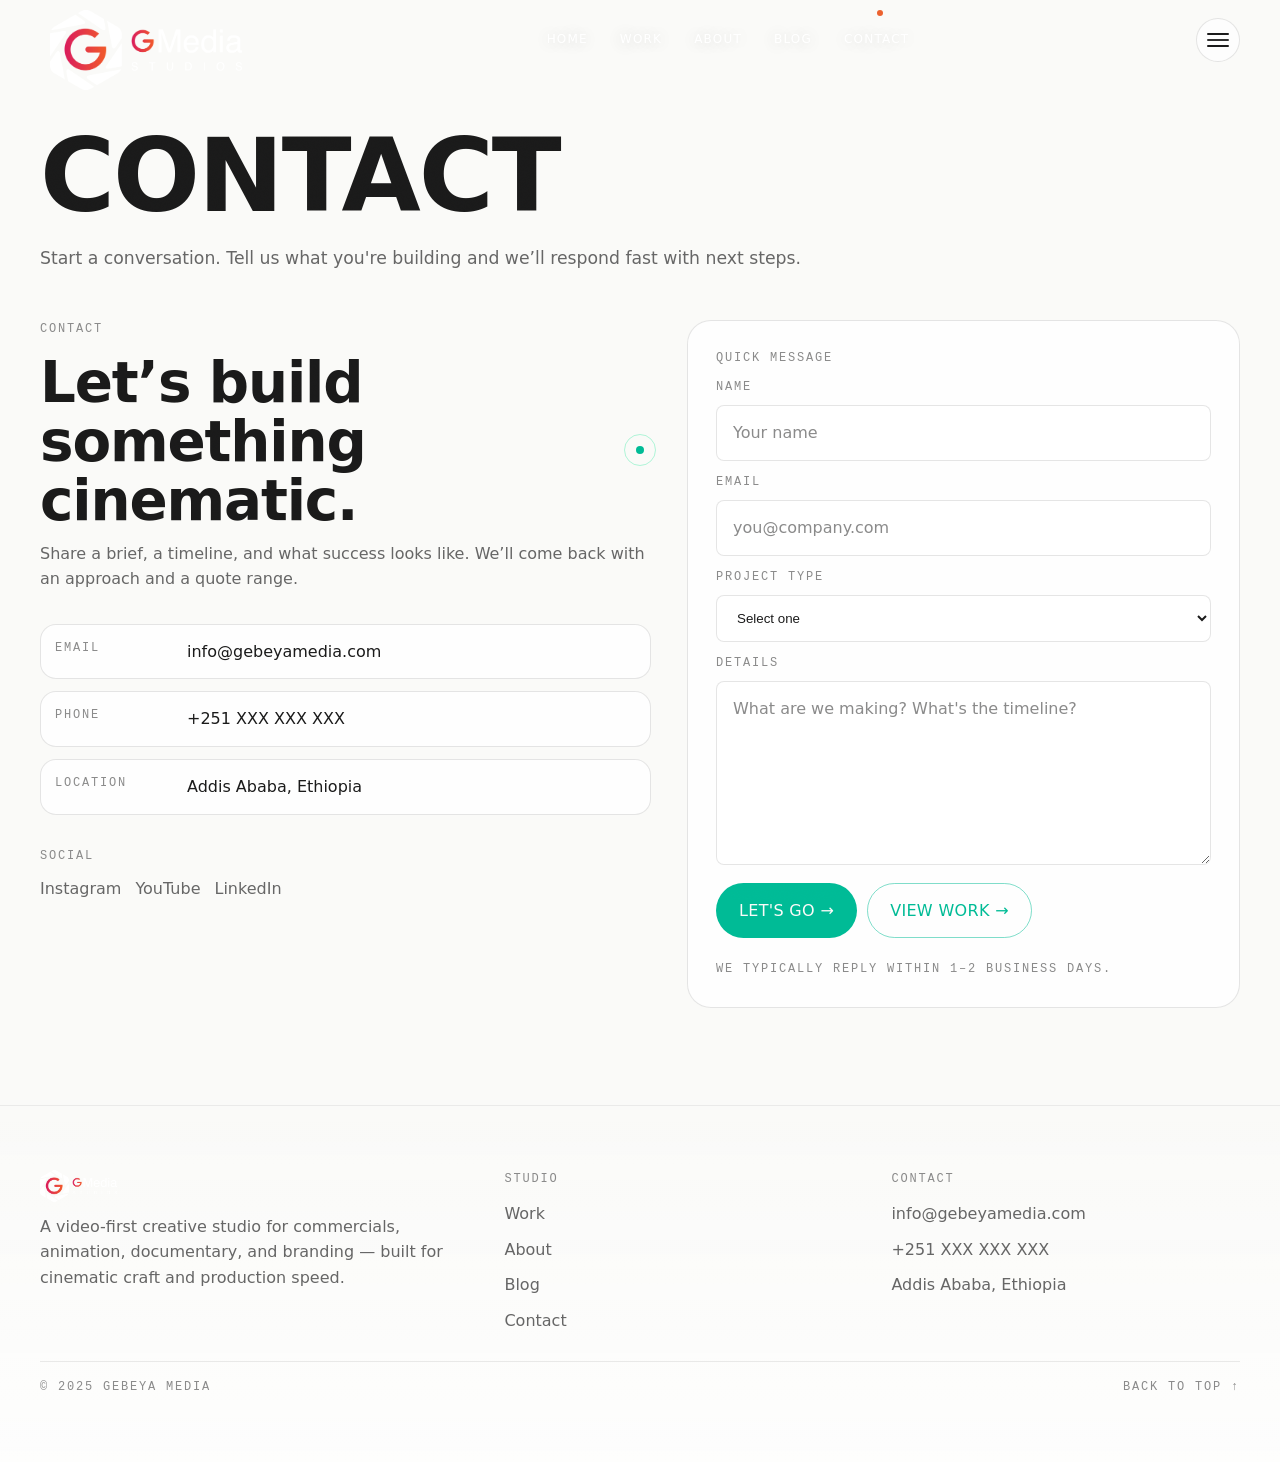
<file: contact.html>
<!doctype html>
<html lang="en" class="grain" data-theme="light">
<head>
  <meta charset="utf-8" />
  <meta name="viewport" content="width=device-width, initial-scale=1" />
  <title>Gebeya Media — Contact</title>
  <meta name="description" content="Start a conversation with Gebeya Media." />
  <link rel="stylesheet" href="styles.css" />
</head>
<body>
  <a class="skip-link" href="#main">Skip to content</a>
  <div class="progress" data-progress></div>

  <div class="curtain" data-curtain aria-hidden="true">
    <div class="curtain__title" data-curtain-title>CONTACT</div>
  </div>

  <div class="cursor" data-cursor aria-hidden="true">
    <div class="cursor__dot" data-cursor-dot></div>
    <div class="cursor__ring" data-cursor-ring></div>
  </div>

  <header class="header" data-header>
    <div class="header__inner">
      <a class="brand" href="index.html" data-cursor-hover="HOME" aria-label="Gebeya Media home">
        <img class="brand__img" src="logo_inverted-1024x427.png" alt="G Media Studios" />
      </a>

      <nav class="nav" aria-label="Primary">
        <a href="index.html" data-cursor-hover="HOME">Home</a>
        <a href="work.html" data-cursor-hover="WORK">Work</a>
        <a href="about.html" data-cursor-hover="ABOUT">About</a>
        <a href="blog.html" data-cursor-hover="BLOG">Blog</a>
        <a href="contact.html" aria-current="page" data-cursor-hover="CONTACT">Contact</a>
      </nav>

      <div class="header__right">
        <button class="icon-btn" type="button" data-theme-toggle aria-label="Toggle theme" title="Toggle theme">
          ☾
        </button>
        <button class="hamburger" type="button" data-menu-open aria-expanded="false" aria-controls="overlay" aria-label="Open menu">
          <span class="hamburger__lines" aria-hidden="true">
            <span></span><span></span><span></span>
          </span>
        </button>
      </div>
    </div>
  </header>

  <div class="overlay" id="overlay" data-overlay aria-hidden="true">
    <div class="overlay__inner">
      <div class="overlay__top">
        <a class="brand" href="index.html" data-cursor-hover="HOME" aria-label="Gebeya Media home">
          <img class="brand__img" src="logo_inverted-1024x427.png" alt="G Media Studios" />
        </a>
        <button class="overlay__close" type="button" data-menu-close data-cursor-hover="CLOSE">✕ CLOSE</button>
      </div>

      <div class="overlay__grid">
        <div class="menu" aria-label="Overlay navigation">
          <a href="index.html" data-cursor-hover="HOME"><span class="menu__num mono">01</span><span class="menu__label">HOME</span></a>
          <a href="work.html" data-cursor-hover="WORK"><span class="menu__num mono">02</span><span class="menu__label">OUR WORK</span></a>
          <a href="about.html" data-cursor-hover="ABOUT"><span class="menu__num mono">03</span><span class="menu__label">ABOUT US</span></a>
          <a href="blog.html" data-cursor-hover="BLOG"><span class="menu__num mono">04</span><span class="menu__label">BLOG</span></a>
          <a href="contact.html" data-cursor-hover="CONTACT"><span class="menu__num mono">05</span><span class="menu__label">CONTACT</span></a>
        </div>

        <div class="overlay__meta">
          <div class="meta-card">
            <div class="mono" style="color: var(--text-2); margin-bottom: 10px;">INFO</div>
            <a href="mailto:info@gebeyamedia.com" data-cursor-hover="EMAIL">info@gebeyamedia.com</a>
            <a href="#" data-cursor-hover="CALL">+251 XXX XXX XXX</a>
            <div style="color: var(--text-1); margin-top: 8px;">Addis Ababa, Ethiopia</div>
          </div>
          <div class="meta-card">
            <div class="mono" style="color: var(--text-2); margin-bottom: 10px;">SOCIALS</div>
            <a href="#" target="_blank" rel="noreferrer" data-cursor-hover="IG">Instagram</a>
            <a href="#" target="_blank" rel="noreferrer" data-cursor-hover="YT">YouTube</a>
            <a href="#" target="_blank" rel="noreferrer" data-cursor-hover="LI">LinkedIn</a>
            <a href="#" target="_blank" rel="noreferrer" data-cursor-hover="TT">TikTok</a>
            <a href="#" target="_blank" rel="noreferrer" data-cursor-hover="BE">Behance</a>
          </div>
        </div>
      </div>

      <div class="footerline mono">© 2025 Gebeya Media. All rights reserved.</div>
    </div>
  </div>

  <main id="main" class="page">
    <div class="container">
      <h1>CONTACT</h1>
      <p class="lead" data-reveal>Start a conversation. Tell us what you're building and we’ll respond fast with next steps.</p>

      <section class="contact" aria-label="Contact details" data-reveal>
        <div class="contact-grid">
          <div class="contact-panel">
            <div class="mono" style="color: var(--text-2); margin-bottom: 10px;">CONTACT</div>
            <h2 class="contact-title">Let’s build something cinematic.</h2>
            <p class="contact-sub">Share a brief, a timeline, and what success looks like. We’ll come back with an approach and a quote range.</p>

            <div class="contact-methods" aria-label="Ways to reach us">
              <a class="contact-method" href="mailto:info@gebeyamedia.com" data-cursor-hover="EMAIL">
                <span class="contact-method__k mono">EMAIL</span>
                <span class="contact-method__v">info@gebeyamedia.com</span>
              </a>
              <a class="contact-method" href="#" data-cursor-hover="CALL">
                <span class="contact-method__k mono">PHONE</span>
                <span class="contact-method__v">+251 XXX XXX XXX</span>
              </a>
              <div class="contact-method" aria-label="Location">
                <span class="contact-method__k mono">LOCATION</span>
                <span class="contact-method__v">Addis Ababa, Ethiopia</span>
              </div>
            </div>

            <div class="contact-social">
              <div class="mono" style="color: var(--text-2); margin-bottom: 10px;">SOCIAL</div>
              <div class="contact-social__links">
                <a href="#" target="_blank" rel="noreferrer" data-cursor-hover="IG">Instagram</a>
                <a href="#" target="_blank" rel="noreferrer" data-cursor-hover="YT">YouTube</a>
                <a href="#" target="_blank" rel="noreferrer" data-cursor-hover="LI">LinkedIn</a>
              </div>
            </div>
          </div>

          <div class="form-card" aria-label="Quick message">
            <div class="mono" style="color: var(--text-2); margin-bottom: 10px;">QUICK MESSAGE</div>
            <form class="form" action="#" method="post" data-contact-form>
              <div class="field">
                <label for="c-name" class="mono">NAME</label>
                <input id="c-name" name="name" type="text" placeholder="Your name" autocomplete="name" required />
              </div>
              <div class="field">
                <label for="c-email" class="mono">EMAIL</label>
                <input id="c-email" name="email" type="email" placeholder="you@company.com" autocomplete="email" required />
              </div>
              <div class="field">
                <label for="c-type" class="mono">PROJECT TYPE</label>
                <select id="c-type" name="type" required>
                  <option value="" selected disabled>Select one</option>
                  <option value="commercial">Commercial</option>
                  <option value="animation">Animation</option>
                  <option value="documentary">Documentary</option>
                  <option value="branding">Branding</option>
                </select>
              </div>
              <div class="field">
                <label for="c-message" class="mono">DETAILS</label>
                <textarea id="c-message" name="message" rows="6" placeholder="What are we making? What's the timeline?" required></textarea>
              </div>
              <div class="form-actions">
                <button class="btn btn--primary" type="submit" data-cursor-hover="SEND" data-magnetic>LET'S GO →</button>
                <a class="btn btn--outline" href="work.html" data-cursor-hover="WORK" data-magnetic>VIEW WORK →</a>
              </div>
              <div class="form-note mono">We typically reply within 1–2 business days.</div>
            </form>
          </div>
        </div>
      </section>
    </div>
  </main>

  <footer class="site-footer" aria-label="Site footer">
    <div class="container">
      <div class="footer-grid">
        <div>
          <a class="footer-brand" href="index.html" aria-label="Gebeya Media home" data-cursor-hover="HOME">
            <img src="logo_inverted-1024x427.png" alt="G Media Studios" />
          </a>
          <div class="footer-tagline">A video-first creative studio for commercials, animation, documentary, and branding — built for cinematic craft and production speed.</div>
        </div>

        <div>
          <div class="footer-col__title mono">STUDIO</div>
          <div class="footer-links">
            <a href="work.html" data-cursor-hover="WORK">Work</a>
            <a href="about.html" data-cursor-hover="ABOUT">About</a>
            <a href="blog.html" data-cursor-hover="BLOG">Blog</a>
            <a href="contact.html" data-cursor-hover="CONTACT">Contact</a>
          </div>
        </div>

        <div>
          <div class="footer-col__title mono">CONTACT</div>
          <div class="footer-links">
            <a href="mailto:info@gebeyamedia.com" data-cursor-hover="EMAIL">info@gebeyamedia.com</a>
            <a href="#" data-cursor-hover="CALL">+251 XXX XXX XXX</a>
            <a href="#" data-cursor-hover="LOC">Addis Ababa, Ethiopia</a>
          </div>
        </div>
      </div>

      <div class="footer-meta mono">
        <div>© 2025 Gebeya Media</div>
        <div><a href="#" data-cursor-hover="TOP">BACK TO TOP ↑</a></div>
      </div>
    </div>
  </footer>

  <script src="app.js" defer></script>
</body>
</html>
</file>
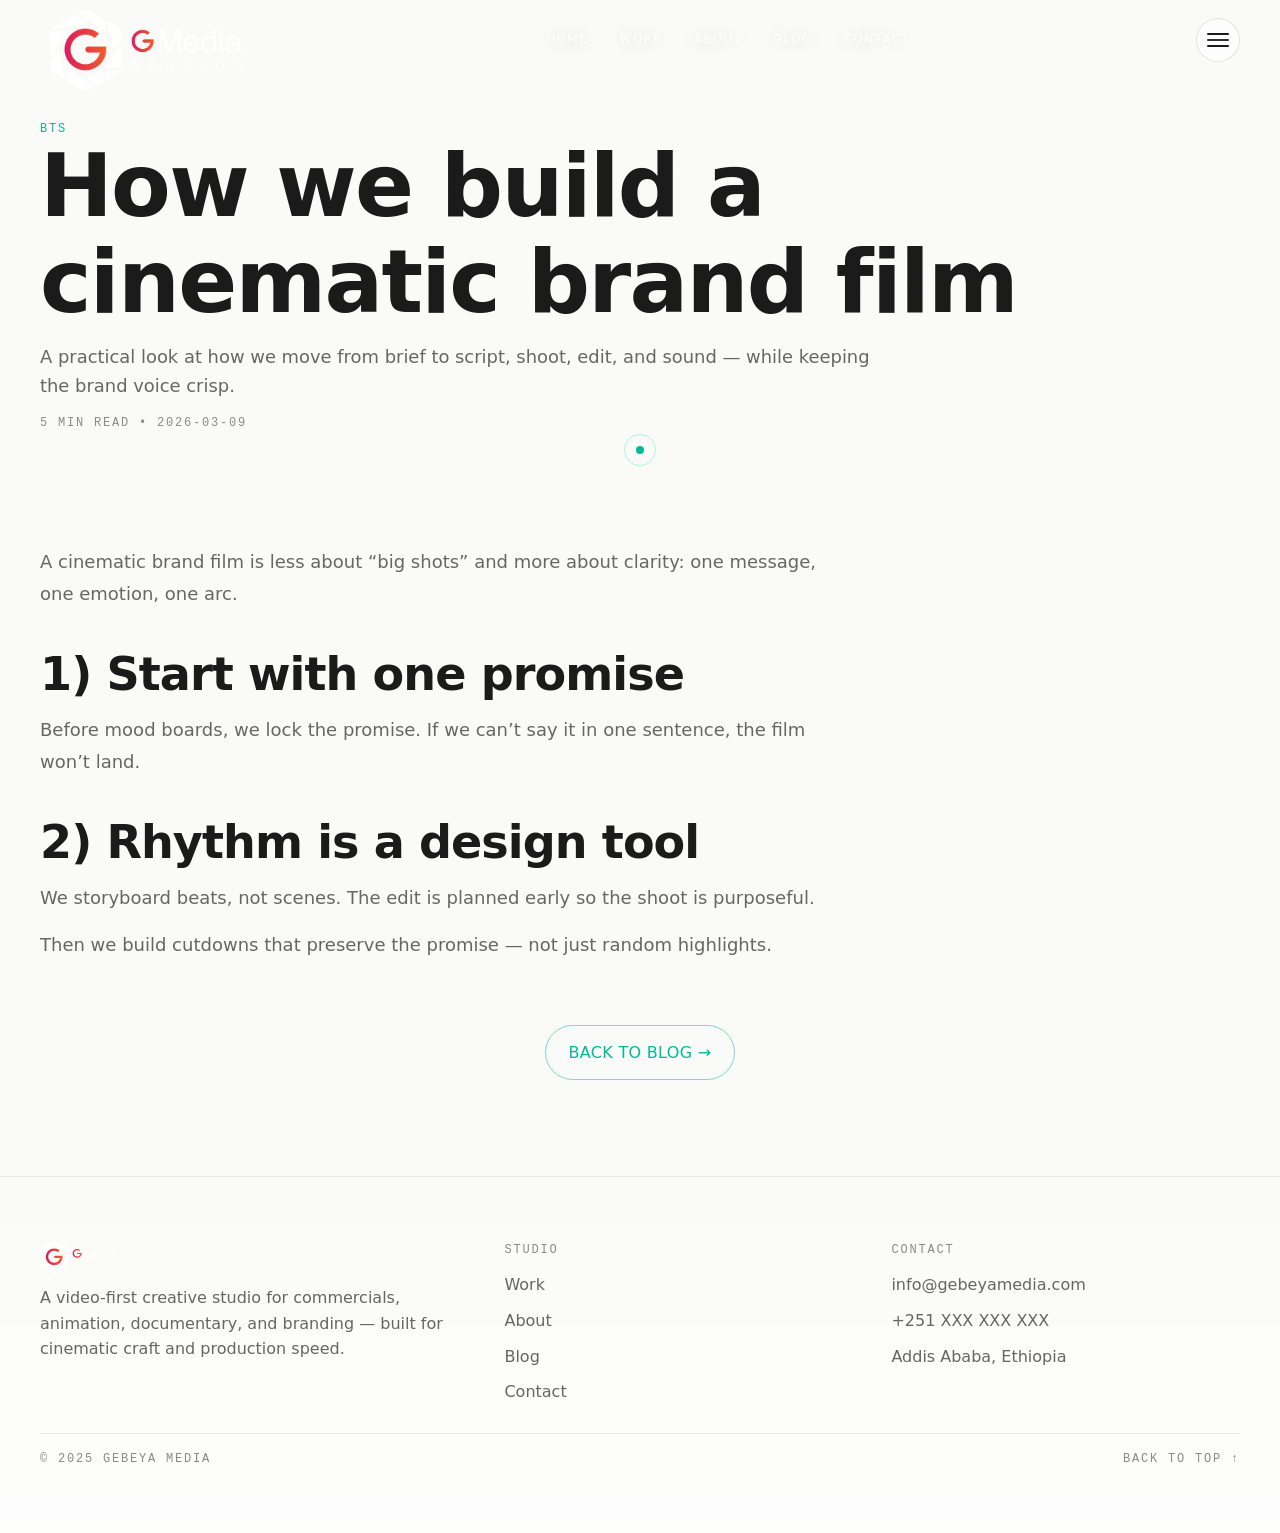
<file: post.html>
<!doctype html>
<html lang="en" class="grain" data-theme="light">
<head>
  <meta charset="utf-8" />
  <meta name="viewport" content="width=device-width, initial-scale=1" />
  <title>Gebeya Media — Post</title>
  <meta name="description" content="Article." />
  <link rel="stylesheet" href="styles.css" />
</head>
<body>
  <a class="skip-link" href="#main">Skip to content</a>
  <div class="progress" data-progress></div>

  <div class="curtain" data-curtain aria-hidden="true">
    <div class="curtain__title" data-curtain-title>POST</div>
  </div>

  <div class="cursor" data-cursor aria-hidden="true">
    <div class="cursor__dot" data-cursor-dot></div>
    <div class="cursor__ring" data-cursor-ring></div>
  </div>

  <header class="header" data-header>
    <div class="header__inner">
      <a class="brand" href="index.html" data-cursor-hover="HOME" aria-label="Gebeya Media home">
        <img class="brand__img" src="logo_inverted-1024x427.png" alt="G Media Studios" />
      </a>

      <nav class="nav" aria-label="Primary">
        <a href="index.html" data-cursor-hover="HOME">Home</a>
        <a href="work.html" data-cursor-hover="WORK">Work</a>
        <a href="about.html" data-cursor-hover="ABOUT">About</a>
        <a href="blog.html" data-cursor-hover="BLOG">Blog</a>
        <a href="contact.html" data-cursor-hover="CONTACT">Contact</a>
      </nav>

      <div class="header__right">
        <button class="icon-btn" type="button" data-theme-toggle aria-label="Toggle theme" title="Toggle theme">☾</button>
        <button class="hamburger" type="button" data-menu-open aria-expanded="false" aria-controls="overlay" aria-label="Open menu">
          <span class="hamburger__lines" aria-hidden="true">
            <span></span><span></span><span></span>
          </span>
        </button>
      </div>
    </div>
  </header>

  <div class="overlay" id="overlay" data-overlay aria-hidden="true">
    <div class="overlay__inner">
      <div class="overlay__top">
        <a class="brand" href="index.html" data-cursor-hover="HOME" aria-label="Gebeya Media home">
          <img class="brand__img" src="logo_inverted-1024x427.png" alt="G Media Studios" />
        </a>
        <button class="overlay__close" type="button" data-menu-close data-cursor-hover="CLOSE">✕ CLOSE</button>
      </div>

      <div class="overlay__grid">
        <div class="menu" aria-label="Overlay navigation">
          <a href="index.html" data-cursor-hover="HOME"><span class="menu__num mono">01</span><span class="menu__label">HOME</span></a>
          <a href="work.html" data-cursor-hover="WORK"><span class="menu__num mono">02</span><span class="menu__label">OUR WORK</span></a>
          <a href="about.html" data-cursor-hover="ABOUT"><span class="menu__num mono">03</span><span class="menu__label">ABOUT US</span></a>
          <a href="blog.html" data-cursor-hover="BLOG"><span class="menu__num mono">04</span><span class="menu__label">BLOG</span></a>
          <a href="contact.html" data-cursor-hover="CONTACT"><span class="menu__num mono">05</span><span class="menu__label">CONTACT</span></a>
        </div>

        <div class="overlay__meta">
          <div class="meta-card">
            <div class="mono" style="color: var(--text-2); margin-bottom: 10px;">INFO</div>
            <a href="mailto:info@gebeyamedia.com" data-cursor-hover="EMAIL">info@gebeyamedia.com</a>
            <a href="#" data-cursor-hover="CALL">+251 XXX XXX XXX</a>
            <div style="color: var(--text-1); margin-top: 8px;">Addis Ababa, Ethiopia</div>
          </div>
          <div class="meta-card">
            <div class="mono" style="color: var(--text-2); margin-bottom: 10px;">SOCIALS</div>
            <a href="#" target="_blank" rel="noreferrer" data-cursor-hover="IG">Instagram</a>
            <a href="#" target="_blank" rel="noreferrer" data-cursor-hover="YT">YouTube</a>
            <a href="#" target="_blank" rel="noreferrer" data-cursor-hover="LI">LinkedIn</a>
            <a href="#" target="_blank" rel="noreferrer" data-cursor-hover="TT">TikTok</a>
            <a href="#" target="_blank" rel="noreferrer" data-cursor-hover="BE">Behance</a>
          </div>
        </div>
      </div>

      <div class="footerline mono">© 2025 Gebeya Media. All rights reserved.</div>
    </div>
  </div>

  <main id="main" class="article" data-post-page>
    <div class="container">
      <header class="article__head">
        <div class="mono" style="color: var(--accent);" data-post-category data-reveal>INSIGHTS</div>
        <h1 data-post-title data-reveal data-reveal-delay="80">Post Title</h1>
        <p class="article__deck" data-post-deck data-reveal data-reveal-delay="160"></p>
        <div class="mono" style="color: var(--text-2); margin-top: 14px;" data-post-meta data-reveal data-reveal-delay="240"></div>
      </header>

      <article class="article__body" data-post-body>
      </article>

      <div class="bigbtn">
        <a class="btn btn--outline" href="blog.html" data-cursor-hover="BLOG" data-magnetic>BACK TO BLOG →</a>
      </div>
    </div>
  </main>

  <footer class="site-footer" aria-label="Site footer">
    <div class="container">
      <div class="footer-grid">
        <div>
          <a class="footer-brand" href="index.html" aria-label="Gebeya Media home" data-cursor-hover="HOME">
            <img src="logo_inverted-1024x427.png" alt="G Media Studios" />
          </a>
          <div class="footer-tagline">A video-first creative studio for commercials, animation, documentary, and branding — built for cinematic craft and production speed.</div>
        </div>

        <div>
          <div class="footer-col__title mono">STUDIO</div>
          <div class="footer-links">
            <a href="work.html" data-cursor-hover="WORK">Work</a>
            <a href="about.html" data-cursor-hover="ABOUT">About</a>
            <a href="blog.html" data-cursor-hover="BLOG">Blog</a>
            <a href="contact.html" data-cursor-hover="CONTACT">Contact</a>
          </div>
        </div>

        <div>
          <div class="footer-col__title mono">CONTACT</div>
          <div class="footer-links">
            <a href="mailto:info@gebeyamedia.com" data-cursor-hover="EMAIL">info@gebeyamedia.com</a>
            <a href="#" data-cursor-hover="CALL">+251 XXX XXX XXX</a>
            <a href="#" data-cursor-hover="LOC">Addis Ababa, Ethiopia</a>
          </div>
        </div>
      </div>

      <div class="footer-meta mono">
        <div>© 2025 Gebeya Media</div>
        <div><a href="#" data-cursor-hover="TOP">BACK TO TOP ↑</a></div>
      </div>
    </div>
  </footer>

  <script src="app.js" defer></script>
</body>
</html>
</file>
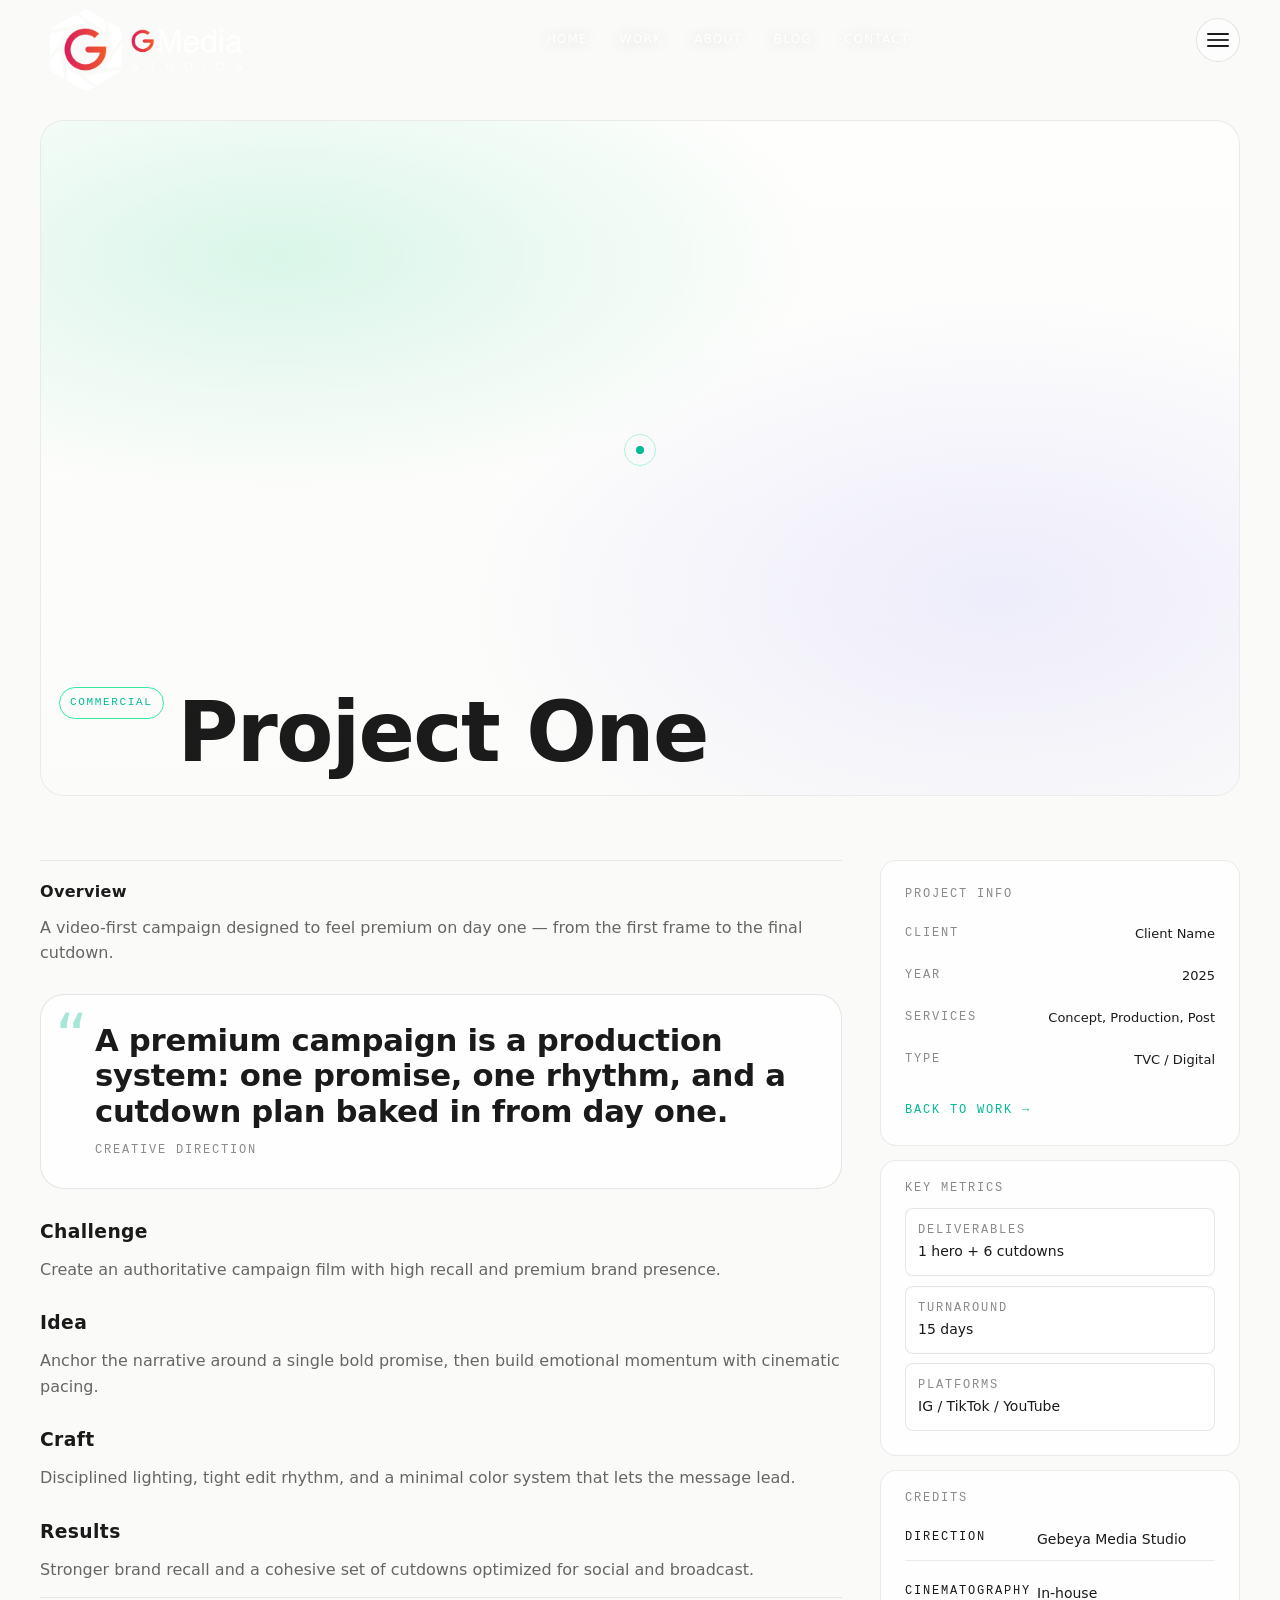
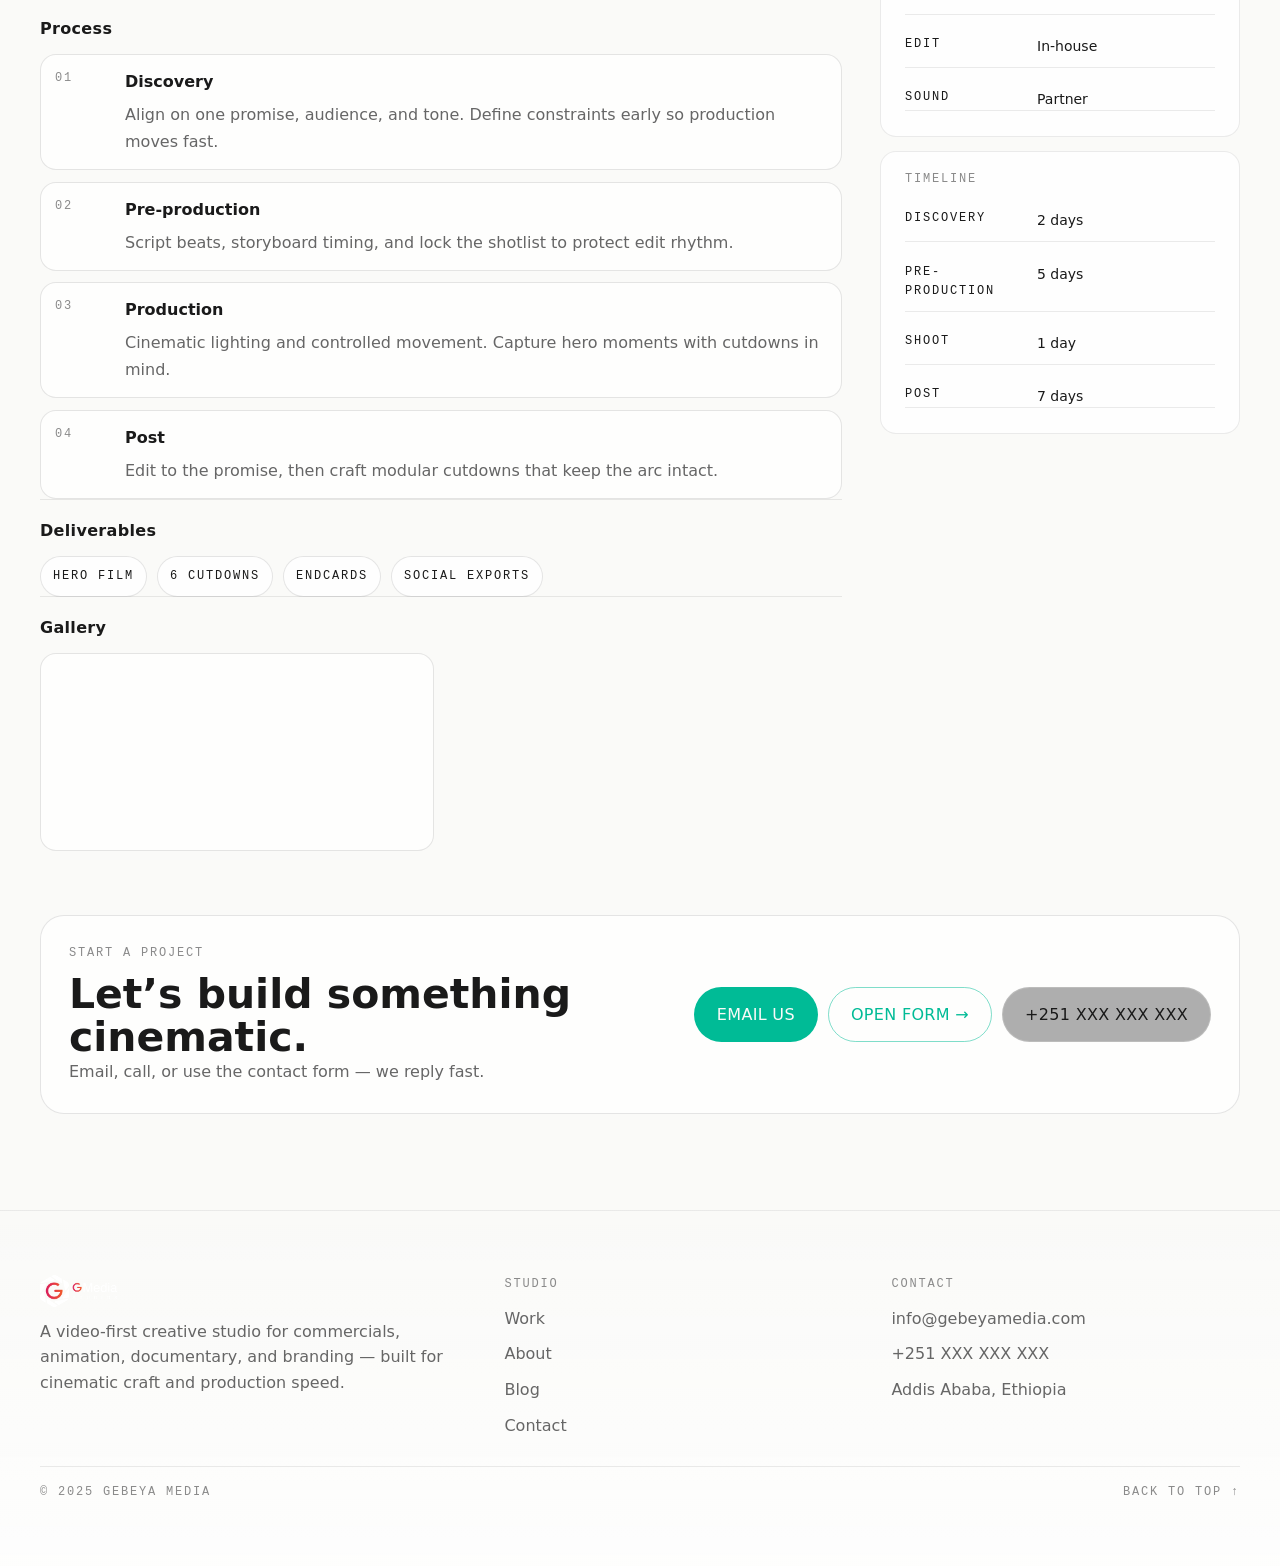
<file: project.html>
<!doctype html>
<html lang="en" class="grain" data-theme="light">
<head>
  <meta charset="utf-8" />
  <meta name="viewport" content="width=device-width, initial-scale=1" />
  <title>Gebeya Media — Project</title>
  <meta name="description" content="Project details." />
  <link rel="stylesheet" href="styles.css" />
</head>
<body>
  <a class="skip-link" href="#main">Skip to content</a>
  <div class="progress" data-progress></div>

  <div class="curtain" data-curtain aria-hidden="true">
    <div class="curtain__title" data-curtain-title>PROJECT</div>
  </div>

  <div class="cursor" data-cursor aria-hidden="true">
    <div class="cursor__dot" data-cursor-dot></div>
    <div class="cursor__ring" data-cursor-ring></div>
  </div>

  <header class="header" data-header>
    <div class="header__inner">
      <a class="brand" href="index.html" data-cursor-hover="HOME" aria-label="Gebeya Media home">
        <img class="brand__img" src="logo_inverted-1024x427.png" alt="G Media Studios" />
      </a>

      <nav class="nav" aria-label="Primary">
        <a href="index.html" data-cursor-hover="HOME">Home</a>
        <a href="work.html" data-cursor-hover="WORK">Work</a>
        <a href="about.html" data-cursor-hover="ABOUT">About</a>
        <a href="blog.html" data-cursor-hover="BLOG">Blog</a>
        <a href="contact.html" data-cursor-hover="CONTACT">Contact</a>
      </nav>

      <div class="header__right">
        <button class="icon-btn" type="button" data-theme-toggle aria-label="Toggle theme" title="Toggle theme">
          ☾
        </button>
        <button class="hamburger" type="button" data-menu-open aria-expanded="false" aria-controls="overlay" aria-label="Open menu">
          <span class="hamburger__lines" aria-hidden="true">
            <span></span><span></span><span></span>
          </span>
        </button>
      </div>
    </div>
  </header>

  <div class="overlay" id="overlay" data-overlay aria-hidden="true">
    <div class="overlay__inner">
      <div class="overlay__top">
        <a class="brand" href="index.html" data-cursor-hover="HOME" aria-label="Gebeya Media home">
          <img class="brand__img" src="logo_inverted-1024x427.png" alt="G Media Studios" />
        </a>
        <button class="overlay__close" type="button" data-menu-close data-cursor-hover="CLOSE">✕ CLOSE</button>
      </div>

      <div class="overlay__grid">
        <div class="menu" aria-label="Overlay navigation">
          <a href="index.html" data-cursor-hover="HOME"><span class="menu__num mono">01</span><span class="menu__label">HOME</span></a>
          <a href="work.html" data-cursor-hover="WORK"><span class="menu__num mono">02</span><span class="menu__label">OUR WORK</span></a>
          <a href="about.html" data-cursor-hover="ABOUT"><span class="menu__num mono">03</span><span class="menu__label">ABOUT US</span></a>
          <a href="blog.html" data-cursor-hover="BLOG"><span class="menu__num mono">04</span><span class="menu__label">BLOG</span></a>
          <a href="contact.html" data-cursor-hover="CONTACT"><span class="menu__num mono">05</span><span class="menu__label">CONTACT</span></a>
        </div>

        <div class="overlay__meta">
          <div class="meta-card">
            <div class="mono" style="color: var(--text-2); margin-bottom: 10px;">INFO</div>
            <a href="mailto:info@gebeyamedia.com" data-cursor-hover="EMAIL">info@gebeyamedia.com</a>
            <a href="#" data-cursor-hover="CALL">+251 XXX XXX XXX</a>
            <div style="color: var(--text-1); margin-top: 8px;">Addis Ababa, Ethiopia</div>
          </div>
          <div class="meta-card">
            <div class="mono" style="color: var(--text-2); margin-bottom: 10px;">SOCIALS</div>
            <a href="#" target="_blank" rel="noreferrer" data-cursor-hover="IG">Instagram</a>
            <a href="#" target="_blank" rel="noreferrer" data-cursor-hover="YT">YouTube</a>
            <a href="#" target="_blank" rel="noreferrer" data-cursor-hover="LI">LinkedIn</a>
            <a href="#" target="_blank" rel="noreferrer" data-cursor-hover="TT">TikTok</a>
            <a href="#" target="_blank" rel="noreferrer" data-cursor-hover="BE">Behance</a>
          </div>
        </div>
      </div>

      <div class="footerline mono">© 2025 Gebeya Media. All rights reserved.</div>
    </div>
  </div>

  <main id="main" class="project" data-project-page>
    <div class="container">
      <div class="project-hero">
        <div class="project-hero__media" aria-hidden="true"></div>
        <div class="project-hero__meta">
          <span class="tag mono" data-project-category>PROJECT</span>
          <h1 data-project-title>Project</h1>
        </div>
      </div>

      <div class="project-grid">
        <article class="prose" data-project-prose>
          <section class="case-section" aria-label="Overview" data-reveal>
            <div class="section-title">Overview</div>
            <p data-project-overview></p>
          </section>

          <section class="pullquote" aria-label="Pull quote" data-reveal>
            <div class="pullquote__mark" aria-hidden="true">“</div>
            <div class="pullquote__text" data-project-quote></div>
            <div class="pullquote__by mono" data-project-quote-by></div>
          </section>

          <h3 class="section-title">Challenge</h3>
          <p data-project-challenge></p>

          <h3 class="section-title">Idea</h3>
          <p data-project-idea></p>

          <h3 class="section-title">Craft</h3>
          <p data-project-craft></p>

          <h3 class="section-title">Results</h3>
          <p data-project-results></p>

          <section class="case-section" aria-label="Process" data-reveal>
            <div class="section-title">Process</div>
            <div class="steps" data-project-process></div>
          </section>

          <section class="case-section" aria-label="Deliverables" data-reveal>
            <div class="section-title">Deliverables</div>
            <div class="deliverables" data-project-deliverables></div>
          </section>

          <section class="case-section" aria-label="Gallery" data-reveal>
            <div class="section-title">Gallery</div>
            <div class="gallery" data-project-gallery></div>
          </section>
        </article>

        <aside aria-label="Project details" class="case-aside">
          <div class="spec-card" aria-label="Project info" data-reveal>
            <div class="mono" style="color: var(--text-2); margin-bottom: 10px;">PROJECT INFO</div>
            <div class="spec-row"><div class="spec-k mono">CLIENT</div><div class="spec-v" data-project-client></div></div>
            <div class="spec-row"><div class="spec-k mono">YEAR</div><div class="spec-v" data-project-year></div></div>
            <div class="spec-row"><div class="spec-k mono">SERVICES</div><div class="spec-v" data-project-services></div></div>
            <div class="spec-row"><div class="spec-k mono">TYPE</div><div class="spec-v" data-project-type></div></div>
            <div style="margin-top: 14px;">
              <a class="mono" href="work.html" style="color: var(--accent);" data-cursor-hover="WORK">BACK TO WORK →</a>
            </div>
          </div>

          <section class="spec-card case-section" aria-label="Key metrics" data-reveal>
            <div class="mono" style="color: var(--text-2); margin-bottom: 10px;">KEY METRICS</div>
            <div class="metrics" data-project-metrics></div>
          </section>

          <section class="spec-card case-section" aria-label="Credits" data-reveal>
            <div class="mono" style="color: var(--text-2); margin-bottom: 10px;">CREDITS</div>
            <div class="credits" data-project-team></div>
          </section>

          <section class="spec-card case-section" aria-label="Timeline" data-reveal>
            <div class="mono" style="color: var(--text-2); margin-bottom: 10px;">TIMELINE</div>
            <div class="timeline" data-project-timeline></div>
          </section>
        </aside>
      </div>

      <section class="contact-cta" aria-label="Start a project" data-reveal>
        <div class="contact-cta__inner">
          <div>
            <div class="mono" style="color: var(--text-2); margin-bottom: 10px;">START A PROJECT</div>
            <div class="contact-cta__title">Let’s build something cinematic.</div>
            <div class="contact-cta__sub" style="color: var(--text-1);">Email, call, or use the contact form — we reply fast.</div>
          </div>
          <div class="contact-cta__actions">
            <a class="btn btn--primary" href="mailto:info@gebeyamedia.com" data-cursor-hover="EMAIL" data-magnetic>EMAIL US</a>
            <a class="btn btn--outline" href="contact.html" data-cursor-hover="FORM" data-magnetic>OPEN FORM →</a>
            <a class="btn" href="#" data-cursor-hover="CALL" data-magnetic>+251 XXX XXX XXX</a>
          </div>
        </div>
      </section>
    </div>
  </main>

  <footer class="site-footer" aria-label="Site footer">
    <div class="container">
      <div class="footer-grid">
        <div>
          <a class="footer-brand" href="index.html" aria-label="Gebeya Media home" data-cursor-hover="HOME">
            <img src="logo_inverted-1024x427.png" alt="G Media Studios" />
          </a>
          <div class="footer-tagline">A video-first creative studio for commercials, animation, documentary, and branding — built for cinematic craft and production speed.</div>
        </div>

        <div>
          <div class="footer-col__title mono">STUDIO</div>
          <div class="footer-links">
            <a href="work.html" data-cursor-hover="WORK">Work</a>
            <a href="about.html" data-cursor-hover="ABOUT">About</a>
            <a href="blog.html" data-cursor-hover="BLOG">Blog</a>
            <a href="contact.html" data-cursor-hover="CONTACT">Contact</a>
          </div>
        </div>

        <div>
          <div class="footer-col__title mono">CONTACT</div>
          <div class="footer-links">
            <a href="mailto:info@gebeyamedia.com" data-cursor-hover="EMAIL">info@gebeyamedia.com</a>
            <a href="#" data-cursor-hover="CALL">+251 XXX XXX XXX</a>
            <a href="#" data-cursor-hover="LOC">Addis Ababa, Ethiopia</a>
          </div>
        </div>
      </div>

      <div class="footer-meta mono">
        <div>© 2025 Gebeya Media</div>
        <div><a href="#" data-cursor-hover="TOP">BACK TO TOP ↑</a></div>
      </div>
    </div>
  </footer>

  <script src="app.js" defer></script>
</body>
</html>
</file>
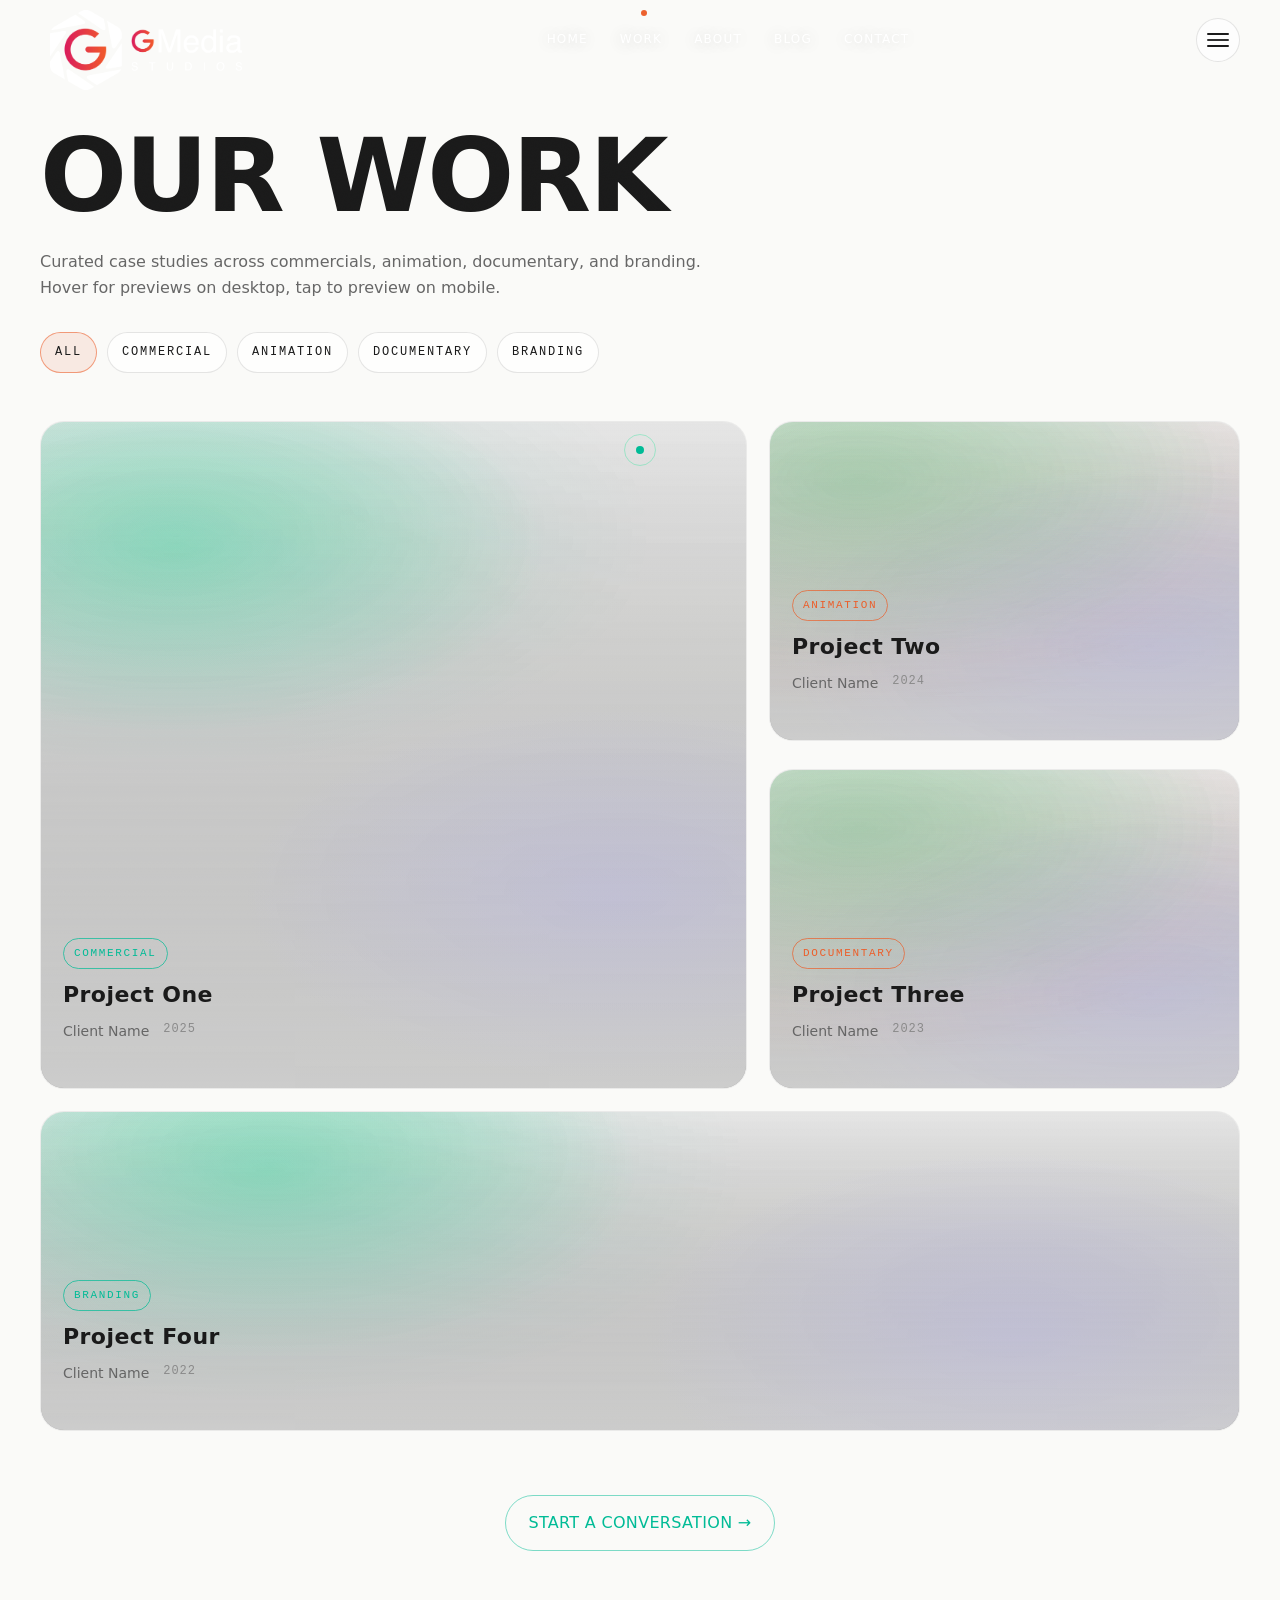
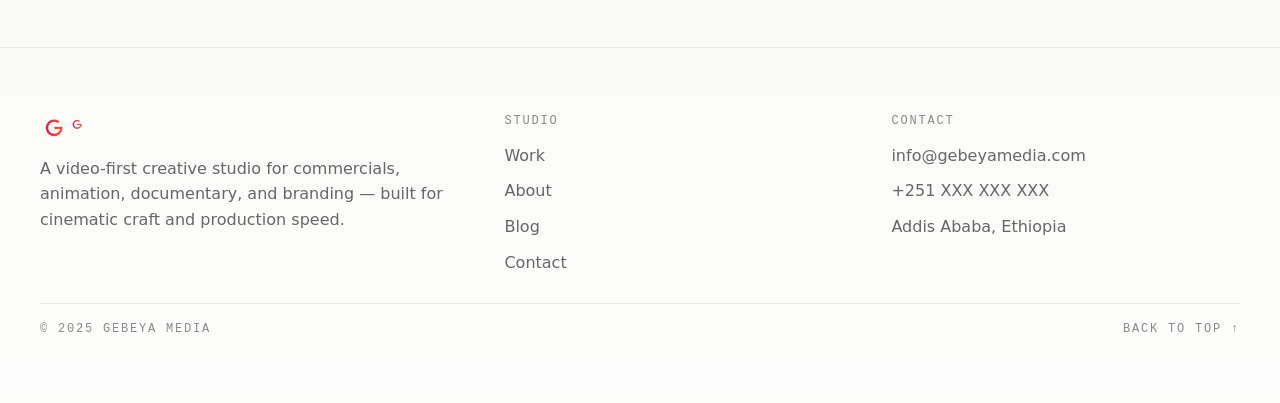
<file: work.html>
<!doctype html>
<html lang="en" class="grain" data-theme="light">
<head>
  <meta charset="utf-8" />
  <meta name="viewport" content="width=device-width, initial-scale=1" />
  <title>Gebeya Media — Work</title>
  <meta name="description" content="Selected projects by Gebeya Media." />
  <link rel="stylesheet" href="styles.css" />
</head>
<body>
  <a class="skip-link" href="#main">Skip to content</a>
  <div class="progress" data-progress></div>

  <div class="curtain" data-curtain aria-hidden="true">
    <div class="curtain__title" data-curtain-title>OUR WORK</div>
  </div>

  <div class="cursor" data-cursor aria-hidden="true">
    <div class="cursor__dot" data-cursor-dot></div>
    <div class="cursor__ring" data-cursor-ring></div>
  </div>

  <header class="header" data-header>
    <div class="header__inner">
      <a class="brand" href="index.html" data-cursor-hover="HOME" aria-label="Gebeya Media home">
        <img class="brand__img" src="logo_inverted-1024x427.png" alt="G Media Studios" />
      </a>

      <nav class="nav" aria-label="Primary">
        <a href="index.html" data-cursor-hover="HOME">Home</a>
        <a href="work.html" aria-current="page" data-cursor-hover="WORK">Work</a>
        <a href="about.html" data-cursor-hover="ABOUT">About</a>
        <a href="blog.html" data-cursor-hover="BLOG">Blog</a>
        <a href="contact.html" data-cursor-hover="CONTACT">Contact</a>
      </nav>

      <div class="header__right">
        <button class="icon-btn" type="button" data-theme-toggle aria-label="Toggle theme" title="Toggle theme">
          ☾
        </button>
        <button class="hamburger" type="button" data-menu-open aria-expanded="false" aria-controls="overlay" aria-label="Open menu">
          <span class="hamburger__lines" aria-hidden="true">
            <span></span><span></span><span></span>
          </span>
        </button>
      </div>
    </div>
  </header>

  <div class="overlay" id="overlay" data-overlay aria-hidden="true">
    <div class="overlay__inner">
      <div class="overlay__top">
        <a class="brand" href="index.html" data-cursor-hover="HOME" aria-label="Gebeya Media home">
          <img class="brand__img" src="logo_inverted-1024x427.png" alt="G Media Studios" />
        </a>
        <button class="overlay__close" type="button" data-menu-close data-cursor-hover="CLOSE">✕ CLOSE</button>
      </div>

      <div class="overlay__grid">
        <div class="menu" aria-label="Overlay navigation">
          <a href="index.html" data-cursor-hover="HOME"><span class="menu__num mono">01</span><span class="menu__label">HOME</span></a>
          <a href="work.html" data-cursor-hover="WORK"><span class="menu__num mono">02</span><span class="menu__label">OUR WORK</span></a>
          <a href="about.html" data-cursor-hover="ABOUT"><span class="menu__num mono">03</span><span class="menu__label">ABOUT US</span></a>
          <a href="blog.html" data-cursor-hover="BLOG"><span class="menu__num mono">04</span><span class="menu__label">BLOG</span></a>
          <a href="contact.html" data-cursor-hover="CONTACT"><span class="menu__num mono">05</span><span class="menu__label">CONTACT</span></a>
        </div>

        <div class="overlay__meta">
          <div class="meta-card">
            <div class="mono" style="color: var(--text-2); margin-bottom: 10px;">INFO</div>
            <a href="mailto:info@gebeyamedia.com" data-cursor-hover="EMAIL">info@gebeyamedia.com</a>
            <a href="#" data-cursor-hover="CALL">+251 XXX XXX XXX</a>
            <div style="color: var(--text-1); margin-top: 8px;">Addis Ababa, Ethiopia</div>
          </div>
          <div class="meta-card">
            <div class="mono" style="color: var(--text-2); margin-bottom: 10px;">SOCIALS</div>
            <a href="#" target="_blank" rel="noreferrer" data-cursor-hover="IG">Instagram</a>
            <a href="#" target="_blank" rel="noreferrer" data-cursor-hover="YT">YouTube</a>
            <a href="#" target="_blank" rel="noreferrer" data-cursor-hover="LI">LinkedIn</a>
            <a href="#" target="_blank" rel="noreferrer" data-cursor-hover="TT">TikTok</a>
            <a href="#" target="_blank" rel="noreferrer" data-cursor-hover="BE">Behance</a>
          </div>
        </div>
      </div>

      <div class="footerline mono">© 2025 Gebeya Media. All rights reserved.</div>
    </div>
  </div>

  <main id="main" class="page">
    <div class="container">
      <h1>OUR WORK</h1>
      <p data-reveal>Curated case studies across commercials, animation, documentary, and branding. Hover for previews on desktop, tap to preview on mobile.</p>

      <div class="filters" aria-label="Work filters">
        <button class="pill mono is-active" type="button" data-filter="all" data-cursor-hover="FILTER" data-magnetic data-reveal>ALL</button>
        <button class="pill mono" type="button" data-filter="commercial" data-cursor-hover="FILTER" data-magnetic data-reveal data-reveal-delay="60">COMMERCIAL</button>
        <button class="pill mono" type="button" data-filter="animation" data-cursor-hover="FILTER" data-magnetic data-reveal data-reveal-delay="120">ANIMATION</button>
        <button class="pill mono" type="button" data-filter="documentary" data-cursor-hover="FILTER" data-magnetic data-reveal data-reveal-delay="180">DOCUMENTARY</button>
        <button class="pill mono" type="button" data-filter="branding" data-cursor-hover="FILTER" data-magnetic data-reveal data-reveal-delay="240">BRANDING</button>
      </div>

      <section class="worklist" aria-label="Case studies" data-work-grid></section>

      <div class="bigbtn">
        <a class="btn btn--outline" href="contact.html" data-cursor-hover="CHAT">START A CONVERSATION →</a>
      </div>
    </div>
  </main>

  <footer class="site-footer" aria-label="Site footer">
    <div class="container">
      <div class="footer-grid">
        <div>
          <a class="footer-brand" href="index.html" aria-label="Gebeya Media home" data-cursor-hover="HOME">
            <img src="logo_inverted-1024x427.png" alt="G Media Studios" />
          </a>
          <div class="footer-tagline">A video-first creative studio for commercials, animation, documentary, and branding — built for cinematic craft and production speed.</div>
        </div>

        <div>
          <div class="footer-col__title mono">STUDIO</div>
          <div class="footer-links">
            <a href="work.html" data-cursor-hover="WORK">Work</a>
            <a href="about.html" data-cursor-hover="ABOUT">About</a>
            <a href="blog.html" data-cursor-hover="BLOG">Blog</a>
            <a href="contact.html" data-cursor-hover="CONTACT">Contact</a>
          </div>
        </div>

        <div>
          <div class="footer-col__title mono">CONTACT</div>
          <div class="footer-links">
            <a href="mailto:info@gebeyamedia.com" data-cursor-hover="EMAIL">info@gebeyamedia.com</a>
            <a href="#" data-cursor-hover="CALL">+251 XXX XXX XXX</a>
            <a href="#" data-cursor-hover="LOC">Addis Ababa, Ethiopia</a>
          </div>
        </div>
      </div>

      <div class="footer-meta mono">
        <div>© 2025 Gebeya Media</div>
        <div><a href="#" data-cursor-hover="TOP">BACK TO TOP ↑</a></div>
      </div>
    </div>
  </footer>

  <script src="app.js" defer></script>
</body>
</html>
</file>
<file: styles.css>
:root{
  --bg-0:#0A0A0A;
  --bg-1:#111111;
  --bg-2:#1A1A1A;

  --text-0:#F5F5F0;
  --text-1:#A0A0A0;
  --text-2:#666666;

  --accent:#00BB96;
  --accent-rgb:0,187,150;
  --accent-glow:rgba(var(--accent-rgb),.25);
  --accent-hover:#00D2A7;

  --accent-2:#EC5E2A;
  --accent-2-rgb:236,94,42;

  --error:#FF4444;
  --warning:#FFB800;

  --radius-sm:4px;
  --radius-md:8px;
  --radius-lg:16px;
  --radius-xl:24px;
  --radius-full:9999px;

  --space-xs:4px;
  --space-sm:8px;
  --space-md:16px;
  --space-lg:24px;
  --space-xl:32px;
  --space-2xl:48px;
  --space-3xl:64px;
  --space-4xl:96px;
  --space-5xl:128px;
  --space-6xl:192px;

  --container:1440px;
  --gutter:40px;

  --ease-out:cubic-bezier(.22,1,.36,1);
  --ease-in:cubic-bezier(.55,.055,.675,.19);
  --ease-smooth:cubic-bezier(.22,1,.36,1);

  color-scheme:dark;
}

html[data-theme="light"]{
  --bg-0:#FAFAF8;
  --bg-1:#F3F3F0;
  --bg-2:#FFFFFF;

  --text-0:#1A1A1A;
  --text-1:#666666;
  --text-2:#8A8A8A;

  --accent:#00BB96;
  --accent-rgb:0,187,150;
  --accent-glow:rgba(var(--accent-rgb),.20);
  --accent-hover:#00D2A7;

  color-scheme:light;
}

html{
  background: var(--bg-0);
  color: var(--text-0);
  color-scheme: light;
}

[data-theme-toggle]{
  display:none !important;
}

html[data-theme="light"] .skip-link{
  border:1px solid rgba(0,0,0,.10);
}

html[data-theme="light"] .progress{
  background: var(--accent);
}

@media (max-width: 1024px){
  :root{ --gutter:32px; }
}
@media (max-width: 640px){
  :root{ --gutter:24px; }
}

*{box-sizing:border-box}
html,body{height:100%}
body{
  margin:0;
  font-family: "Satoshi", system-ui, -apple-system, Segoe UI, Roboto, Arial, sans-serif;
  color:var(--text-0);
  background:var(--bg-0);
  line-height:1.6;
  overflow-x:hidden;
  transition: background-color .5s var(--ease-out), color .5s var(--ease-out);
}

a{color:inherit;text-decoration:none}
button,input,textarea{font:inherit}

h1,h2{
  font-family: "Clash Display", ui-sans-serif, system-ui;
  line-height:1.1;
  letter-spacing:-0.02em;
}

h3,h4,nav,.btn{
  font-family: "Cabinet Grotesk", ui-sans-serif, system-ui;
  letter-spacing:0.02em;
}

.mono{
  font-family: "JetBrains Mono", ui-monospace, SFMono-Regular, Menlo, Consolas, monospace;
  letter-spacing:0.15em;
  text-transform:uppercase;
  font-size:12px;
}

.container{
  width:min(var(--container), 100% - (var(--gutter) * 2));
  margin-inline:auto;
}

.section{
  padding-block: clamp(64px, 8vw, 160px);
}

.grid-12{
  display:grid;
  grid-template-columns: repeat(12, minmax(0, 1fr));
  gap: clamp(24px, 3vw, 40px);
}

@media (max-width: 900px){
  .grid-12{ grid-template-columns: 1fr; }
}

.skip-link{
  position:absolute;
  left:12px;
  top:12px;
  padding:10px 14px;
  border-radius: var(--radius-full);
  background: var(--bg-2);
  border:1px solid rgba(255,255,255,.12);
  transform: translateY(-150%);
  transition: transform .2s var(--ease-out);
  z-index: 10000;
}
.skip-link:focus{ transform: translateY(0); outline:none; box-shadow: 0 0 0 3px rgba(0,230,138,.35); }

.progress{
  position:fixed;
  top:0;
  left:0;
  height:2px;
  width:0%;
  background:var(--accent);
  z-index:9999;
  transform-origin:left center;
}

.grain::after{
  content:"";
  position:fixed;
  inset:0;
  pointer-events:none;
  z-index: 9998;
  opacity: .04;
  mix-blend-mode: overlay;
  background-image:url("data:image/svg+xml,%3Csvg xmlns='http://www.w3.org/2000/svg' width='160' height='160'%3E%3Cfilter id='n'%3E%3CfeTurbulence type='fractalNoise' baseFrequency='.9' numOctaves='2' stitchTiles='stitch'/%3E%3C/filter%3E%3Crect width='160' height='160' filter='url(%23n)' opacity='.55'/%3E%3C/svg%3E");
  background-size: 200px 200px;
}

html[data-theme="light"] .grain::after{
  opacity: .025;
}

.header{
  position:fixed;
  top:0;
  left:0;
  right:0;
  height:80px;
  z-index: 9000;
  display:flex;
  align-items:center;
  transition: transform .4s var(--ease-out), background-color .4s var(--ease-out), backdrop-filter .4s var(--ease-out);
  background-color: transparent;
}

html[data-theme="light"] .header.is-top{
  background-color: transparent;
  backdrop-filter: none;
}

html[data-theme="light"] .header.is-glass{
  background-color: rgba(255,255,255,.42);
  -webkit-backdrop-filter: blur(22px) saturate(1.35);
  backdrop-filter: blur(22px) saturate(1.35);
  box-shadow: 0 10px 30px rgba(0,0,0,.08);
  border-bottom: 1px solid rgba(255,255,255,.55);
}
.header.is-solid{
  background-color: rgba(10,10,10,.9);
  backdrop-filter: blur(20px);
}

html[data-theme="light"] .header.is-solid{
  background-color: rgba(255, 255, 255, 0.479);
  -webkit-backdrop-filter: blur(26px) saturate(1.25);
  backdrop-filter: blur(26px) saturate(1.25);
  box-shadow: 0 10px 30px rgba(0,0,0,.10);
  border-bottom: 0px solid rgba(255,255,255,.70);
}

html[data-theme="light"] .header.is-glass .icon-btn,
html[data-theme="light"] .header.is-glass .hamburger{
  background: rgba(255,255,255,.55);
}

html[data-theme="light"] .brand__mark{
  border:1px solid rgba(0,0,0,.10);
}

html[data-theme="light"] .nav a{
  opacity: .95;
}

html[data-theme="light"] .header.is-top .nav a{
  color: #fff;
  opacity: .98;
  text-shadow: 0 1px 18px rgba(0,0,0,.35);
}
.header.is-hidden{ transform: translateY(-110%); }

@media (max-width: 640px){
  .header{ height:64px; }
}

.header__inner{
  width:min(var(--container), 100% - (var(--gutter) * 2));
  margin-inline:auto;
  display:flex;
  align-items:center;
  justify-content:space-between;
  gap:16px;
}

.brand{
  display:flex;
  align-items:center;
  gap:12px;
  min-width: 220px;
}

.brand__img{
  height: 80px;
  width: auto;
  display:block;
  margin-top: 20px;
  transform: translateZ(0);
}

.header.is-solid .brand__img{
  height: 50px;
  margin-bottom: 20px;
}

@media (max-width: 640px){
  .brand__img{ height: 28px; }
  .header.is-solid .brand__img{ height: 24px; }
}

html[data-theme="light"] .header .brand,
html[data-theme="light"] .overlay__top .brand{
  padding: 8px 10px;
  border-radius: var(--radius-full);
  background: transparent;
  border: 0;
  backdrop-filter: none;
}

html[data-theme="light"] .brand__img{
  filter: none;
}

.brand__mark{
  width:34px;
  height:34px;
  display:grid;
  place-items:center;
  border-radius: var(--radius-full);
  border:1px solid rgba(255,255,255,.12);
}

.brand__word{
  font-family: "Cabinet Grotesk", ui-sans-serif, system-ui;
  font-weight:600;
  font-size:14px;
  letter-spacing:0.12em;
  text-transform:uppercase;
  transition: opacity .3s var(--ease-out), transform .3s var(--ease-out);
}

.header.is-solid .brand__word{
  opacity: .0;
  transform: translateY(-6px);
  pointer-events:none;
}

.nav{
  display:flex;
  align-items:center;
  gap:20px;
}

.nav a{
  position:relative;
  font-size: 12px;
  text-transform:uppercase;
  letter-spacing:0.1em;
  color: var(--text-0);
  padding: 10px 6px;
  opacity: .9;
}

.nav a::after{
  content:"";
  position:absolute;
  left:6px;
  right:6px;
  bottom:4px;
  height:2px;
  background: var(--accent-2);
  transform: scaleX(0);
  transform-origin: left center;
  transition: transform .3s var(--ease-out);
}
.nav a:hover{ color: var(--accent); opacity: 1; }
.nav a:hover::after{ transform: scaleX(1); }
.nav a[aria-current="page"]::before{
  content:"";
  position:absolute;
  left:50%;
  top: -10px;
  width:6px;
  height:6px;
  border-radius: var(--radius-full);
  background: var(--accent-2);
}

@media (max-width: 900px){
  .nav{ display:none; }
}

.header__right{
  display:flex;
  align-items:center;
  gap:14px;
}

.icon-btn{
  width:44px;
  height:44px;
  border-radius: var(--radius-full);
  border:1px solid rgba(255,255,255,.12);
  background: rgba(26,26,26,.35);
  color: var(--text-0);
  display:grid;
  place-items:center;
  cursor:pointer;
  transition: transform .2s var(--ease-out), background .2s var(--ease-out), border-color .2s var(--ease-out);
}

html[data-theme="light"] .icon-btn{
  border:1px solid rgba(0,0,0,.10);
  background: rgba(255,255,255,.65);
}

html[data-theme="light"] .hamburger{
  border:1px solid rgba(0,0,0,.10);
  background: rgba(255,255,255,.65);
}

html[data-theme="light"] .hamburger__lines span{
  background: var(--text-0);
}

html[data-theme="light"] .overlay{
  background: var(--bg-0);
}

html[data-theme="light"] .meta-card{
  background: rgba(255,255,255,.72);
  border: 1px solid rgba(0,0,0,.08);
}

html[data-theme="light"] .footerline{
  color: var(--text-2);
}
.icon-btn:hover{ transform: scale(1.03); border-color: rgba(0,230,138,.45); }
.icon-btn:focus-visible{ outline:none; box-shadow: 0 0 0 3px rgba(0,230,138,.35); }

.hamburger{
  width:44px;
  height:44px;
  border-radius: var(--radius-full);
  border:1px solid rgba(255,255,255,.12);
  background: rgba(26,26,26,.35);
  display:grid;
  place-items:center;
  cursor:pointer;
}
.hamburger__lines{ width:22px; height:16px; position:relative; }
.hamburger__lines span{
  position:absolute;
  left:0;
  right:0;
  height:2px;
  background: var(--text-0);
  border-radius:999px;
  transition: transform .4s var(--ease-out), top .4s var(--ease-out), opacity .2s var(--ease-out);
}
.hamburger__lines span:nth-child(1){ top:1px; }
.hamburger__lines span:nth-child(2){ top:7px; opacity:.9; }
.hamburger__lines span:nth-child(3){ top:13px; }
.hamburger:hover .hamburger__lines span:nth-child(2){ transform: translateX(4px); }

.is-menu-open .hamburger__lines span:nth-child(1){ top:7px; transform: rotate(45deg); }
.is-menu-open .hamburger__lines span:nth-child(2){ opacity:0; }
.is-menu-open .hamburger__lines span:nth-child(3){ top:7px; transform: rotate(-45deg); }

.overlay{
  position:fixed;
  inset:0;
  background: var(--bg-0);
  z-index: 9500;
  clip-path: inset(0 0 100% 0);
  transition: clip-path .8s var(--ease-smooth);
}
.is-menu-open .overlay{ clip-path: inset(0 0 0 0); }

.overlay__inner{
  width:min(var(--container), 100% - (var(--gutter) * 2));
  margin-inline:auto;
  height:100%;
  display:flex;
  flex-direction:column;
  padding-top: calc(80px + var(--space-2xl));
  padding-bottom: var(--space-2xl);
  gap: var(--space-2xl);
}
@media (max-width: 640px){
  .overlay__inner{ padding-top: calc(64px + var(--space-xl)); }
}

.overlay__top{
  display:flex;
  align-items:center;
  justify-content:space-between;
  gap:16px;
}

.overlay__close{
  font-family: "Cabinet Grotesk", ui-sans-serif, system-ui;
  font-size:12px;
  text-transform:uppercase;
  letter-spacing:0.12em;
  color: var(--text-0);
  opacity: .9;
  cursor:pointer;
  border:none;
  background:none;
}

.overlay__grid{
  display:grid;
  grid-template-columns: 1.2fr .8fr;
  gap: clamp(24px, 4vw, 64px);
  align-items:start;
}
@media (max-width: 900px){
  .overlay__grid{ grid-template-columns: 1fr; }
}

.menu{
  display:flex;
  flex-direction:column;
  gap: 10px;
}

.menu a{
  display:grid;
  grid-template-columns: 40px 1fr;
  gap: 18px;
  align-items:baseline;
  padding: 10px 0;
  border-bottom: 1px solid rgba(255,255,255,.08);
}

.menu__num{ color: var(--text-2); font-size:12px; }
.menu__label{
  font-family: "Clash Display", ui-sans-serif, system-ui;
  font-weight:600;
  font-size: clamp(32px, 5.5vw, 80px);
  letter-spacing:-0.02em;
  line-height:1.05;
  transition: transform .35s var(--ease-out), color .25s var(--ease-out), opacity .25s var(--ease-out);
}

.menu a:hover .menu__label{ color: var(--accent-2); transform: translateX(20px); }

.overlay__meta{
  display:grid;
  grid-template-columns: 1fr 1fr;
  gap: var(--space-xl);
}
@media (max-width: 640px){
  .overlay__meta{ grid-template-columns: 1fr; }
}

.meta-card{
  padding: var(--space-lg);
  border-radius: var(--radius-lg);
  background: rgba(17,17,17,.6);
  border: 1px solid rgba(255,255,255,.08);
}
.meta-card a{ display:block; padding: 6px 0; color: var(--text-1); }
.meta-card a:hover{ color: var(--accent); }

.footerline{ margin-top:auto; color: var(--text-2); font-size:12px; text-align:center; }

.hero{
  position:relative;
  min-height: 100vh;
  display:flex;
  align-items:center;
  padding-top: 80px;
}
@media (max-width: 640px){
  .hero{ padding-top: 64px; }
}

.hero__bg{
  position:absolute;
  inset:0;
  overflow:hidden;
}

html[data-theme="light"] .visual{
  border: 1px solid rgba(0,0,0,.08);
  background:
    radial-gradient(800px 400px at 30% 20%, rgba(0,201,117,.12), transparent 60%),
    radial-gradient(700px 500px at 80% 70%, rgba(108,99,255,.10), transparent 60%),
    linear-gradient(180deg, rgba(0,0,0,.03), rgba(0,0,0,.02));
}

.hero__bg video{
  width:100%;
  height:110%;
  object-fit:cover;
  filter: saturate(.9) contrast(1.05);
  transform: translate3d(0,0,0) scale(1.05);
}

.hero__canvas{
  position:absolute;
  inset:0;
  width:100%;
  height:100%;
  pointer-events:none;
  opacity: .28;
  mix-blend-mode: screen;
}

html[data-theme="light"] .hero__canvas{
  opacity: .22;
  mix-blend-mode: multiply;
}

@media (prefers-reduced-motion: reduce){
  .hero__canvas{ display:none; }
}

.hero__shade{
  position:absolute;
  inset:0;
  background:
    radial-gradient(1200px 700px at 50% 20%, rgba(0,230,138,.06), transparent 60%),
    radial-gradient(900px 500px at 20% 60%, rgba(108,99,255,.05), transparent 60%),
    linear-gradient(to bottom, rgba(10,10,10,.78) 0%, rgba(10,10,10,.44) 50%, rgba(10,10,10,.92) 100%);
}

html[data-theme="light"] .hero__shade{
  display:none;
}

.hero__content{
  position:relative;
  width:min(var(--container), 100% - (var(--gutter) * 2));
  margin-inline:auto;
  display:grid;
  grid-template-columns: 1fr;
  gap: var(--space-xl);
  padding-block: var(--space-5xl);
}

.hero__tag{
  display:inline-flex;
  align-items:center;
  gap:10px;
  color: var(--accent-2);
}

.hero__tag i{
  width:10px;
  height:10px;
  border:1px solid var(--accent-2);
  transform: rotate(45deg);
  display:inline-block;
}

.hero h1{
  margin:0;
  font-size: clamp(48px, 8vw, 144px);
  text-shadow: 0 28px 70px rgba(0,0,0,.55);
}

@media (prefers-reduced-motion: no-preference){
  .hero h1{
    background: linear-gradient(110deg, rgba(255,255,255,.86) 0%, rgba(255,255,255,1) 45%, rgba(255,255,255,.86) 100%);
    -webkit-background-clip: text;
    background-clip: text;
    color: transparent;
    background-size: 200% 100%;
    animation: heroSheen 6.5s var(--ease-out) infinite;
  }

  html[data-theme="light"] .hero h1{
    background: linear-gradient(110deg, rgba(10,10,10,.80) 0%, rgba(10,10,10,1) 45%, rgba(10,10,10,.80) 100%);
    -webkit-background-clip: text;
    background-clip: text;
    color: transparent;
  }
}

@keyframes heroSheen{
  0%{ background-position: 0% 50%; }
  50%{ background-position: 100% 50%; }
  100%{ background-position: 0% 50%; }
}

.lead{
  margin:0;
  max-width: 62ch;
  color: var(--text-1);
  font-size: clamp(16px, 1.35vw, 18px);
}

.hero__cta{
  display:flex;
  align-items:center;
  gap: 14px;
  flex-wrap: wrap;
}

@media (max-width: 640px){
  .hero__cta{ gap: 10px; }
}

.btn{
  display:inline-flex;
  align-items:center;
  justify-content:center;
  gap:10px;
  padding: 14px 22px;
  border-radius: var(--radius-full);
  border: 1px solid rgba(255,255,255,.16);
  background: rgba(26,26,26,.35);
  color: var(--text-0);
  cursor:pointer;
  transition: transform .25s var(--ease-out), background .25s var(--ease-out), border-color .25s var(--ease-out), box-shadow .25s var(--ease-out);
}

.btn:hover{ transform: translateY(-1px) scale(1.01); border-color: rgba(var(--accent-rgb),.45); }
.btn:focus-visible{ outline:none; box-shadow: 0 0 0 3px rgba(var(--accent-rgb),.35); }

.btn--primary{
  background: var(--accent);
  color: var(--bg-0);
  border-color: transparent;
}
.btn--primary:hover{ background: var(--accent-hover); box-shadow: 0 18px 40px rgba(var(--accent-rgb),.18); }

.play{
  display:inline-flex;
  align-items:center;
  gap:12px;
}
.play__icon{
  width:56px;
  height:56px;
  border-radius: var(--radius-full);
  border:1px solid rgba(255,255,255,.18);
  display:grid;
  place-items:center;
  position:relative;
}
.play__icon::after{
  content:"";
  position:absolute;
  inset:-10px;
  border-radius: var(--radius-full);
  border:1px solid rgba(0,230,138,.25);
  animation: pulse 2.2s var(--ease-out) infinite;
}

@keyframes pulse{
  0%{ transform: scale(.85); opacity:.15; }
  60%{ transform: scale(1.08); opacity:.35; }
  100%{ transform: scale(1.2); opacity:0; }
}

.hero__edge{
  position:absolute;
  top: 50%;
  transform: translateY(-50%);
  color: var(--text-2);
  font-size: 11px;
  letter-spacing: .18em;
  text-transform: uppercase;
  font-family: "JetBrains Mono", ui-monospace, SFMono-Regular, Menlo, Consolas, monospace;
  opacity: .85;
  display:none;
}
@media (min-width: 1100px){
  .hero__edge{ display:block; }
}
.hero__edge--left{ left: 26px; writing-mode: vertical-rl; transform: translateY(-50%) rotate(180deg); }
.hero__edge--right{ right: 26px; writing-mode: vertical-rl; }

.socials{
  display:flex;
  flex-direction:column;
  gap: 14px;
  align-items:center;
}
.socials a{ color: var(--text-2); transition: transform .25s var(--ease-out), color .25s var(--ease-out); }
.socials a:hover{ color: var(--accent); transform: translateX(6px); }

.scrollhint{
  position:absolute;
  bottom: 26px;
  left:50%;
  transform: translateX(-50%);
  display:flex;
  flex-direction:column;
  align-items:center;
  gap: 10px;
  color: var(--text-1);
  transition: opacity .35s var(--ease-out), transform .35s var(--ease-out);
}
.scrollhint__chev{
  width:28px;
  height:28px;
  border-radius: var(--radius-full);
  border:1px solid rgba(255,255,255,.14);
  display:grid;
  place-items:center;
  animation: bounce 1.6s var(--ease-out) infinite;
}
@keyframes bounce{
  0%,100%{ transform: translateY(0); }
  50%{ transform: translateY(6px); }
}

.trusted{
  background: linear-gradient(180deg, var(--bg-0), var(--bg-1));
}

.stats-section{
  background: linear-gradient(180deg, var(--bg-1), var(--bg-0));
}

.kicker{
  display:flex;
  align-items:center;
  gap:12px;
  color: var(--text-2);
  margin-bottom: var(--space-xl);
}
.kicker::after{
  content:"";
  height:1px;
  flex:1;
  background: rgba(255,255,255,.10);
}

.marquee{
  display:flex;
  flex-direction:column;
  gap: 18px;
  overflow:hidden;
  border-top: 1px solid rgba(255,255,255,.06);
  border-bottom: 1px solid rgba(255,255,255,.06);
  padding: 22px 0;
}

.track{
  display:flex;
  gap: 80px;
  align-items:center;
  will-change: transform;
}

.logo{
  width: 176px;
  height: 64px;
  border-radius: var(--radius-md);
  display:grid;
  place-items:center;
  border: 1px solid rgba(255,255,255,.10);
  background: rgba(255,255,255,.06);
  color: var(--text-1);
  font-family: "Cabinet Grotesk", ui-sans-serif, system-ui;
  letter-spacing: .08em;
  font-size: 12px;
  filter: grayscale(.35);
  opacity:.92;
  transform: translateZ(0);
  transition: transform .25s var(--ease-out), filter .25s var(--ease-out), opacity .25s var(--ease-out);
}

.logo img{
  max-width: 92%;
  max-height: 78%;
  width: auto;
  height: auto;
  object-fit: contain;
  display:block;
  filter: brightness(0) invert(1) contrast(1.15);
  opacity: 1;
}

html[data-theme="light"] .logo{
  border: 1px solid rgba(0,0,0,.10);
  background: rgba(0,0,0,.04);
}

html[data-theme="light"] .logo img{
  filter: contrast(1.12);
}

@media (max-width: 640px){
  .track{ gap: 44px; }
  .logo{ width: 150px; height: 56px; }
}

.logo:hover{ filter: grayscale(0); transform: scale(1.08); opacity: 1; }

@media (prefers-reduced-motion: no-preference){
  .track--left{ animation: marL 26s linear infinite; }
  .track--right{ animation: marR 26s linear infinite; }
  .marquee:hover .track{ animation-play-state: paused; }
}

@keyframes marL{ from{ transform: translateX(0); } to{ transform: translateX(-50%); } }
@keyframes marR{ from{ transform: translateX(-50%); } to{ transform: translateX(0); } }

.about{
  background: linear-gradient(180deg, var(--bg-1), var(--bg-0));
}

.eyebrow{
  display:inline-flex;
  align-items:center;
  gap:10px;
  color: var(--accent);
}
.eyebrow i{ width:10px; height:10px; border:1px solid var(--accent); transform: rotate(45deg); display:inline-block; }

.about h2{
  margin: 16px 0 12px;
  font-size: clamp(36px, 5vw, 96px);
}

.stats{
  display:flex;
  gap: 22px;
  flex-wrap: wrap;
  margin-top: var(--space-xl);
}

.stat{
  padding: 18px 18px;
  border-radius: var(--radius-lg);
  border: 1px solid rgba(255,255,255,.08);
  background: rgba(26,26,26,.35);
  min-width: 180px;
}

html[data-theme="light"] .stat{
  border: 1px solid rgba(0,0,0,.08);
  background: rgba(255,255,255,.75);
}

.stat strong{
  display:block;
  font-family: "Clash Display", ui-sans-serif, system-ui;
  font-size: 44px;
  line-height: 1;
}
.stat span{ color: var(--text-1); font-size: 14px; }

.visual{
  position:relative;
  height: 520px;
  border-radius: var(--radius-xl);
  border: 1px solid rgba(255,255,255,.08);
  background:
    radial-gradient(800px 400px at 30% 20%, rgba(0,230,138,.15), transparent 60%),
    radial-gradient(700px 500px at 80% 70%, rgba(108,99,255,.14), transparent 60%),
    linear-gradient(180deg, rgba(255,255,255,.06), rgba(255,255,255,.02));
  overflow:hidden;
}

.cardlet{
  position:absolute;
  border-radius: var(--radius-lg);
  overflow:hidden;
  border: 1px solid rgba(255,255,255,.10);
  background: rgba(10,10,10,.35);
  backdrop-filter: blur(6px);
  transition: transform .35s var(--ease-out), box-shadow .35s var(--ease-out);
}

html[data-theme="light"] .cardlet{
  border: 1px solid rgba(0,0,0,.10);
  background: rgba(255,255,255,.60);
}

.cardlet:hover{ transform: translateY(-4px) scale(1.01); box-shadow: 0 30px 70px rgba(0,0,0,.35); }

.cardlet:nth-child(1){ width: 56%; height: 54%; left: 6%; top: 14%; transform: rotate(-2deg); }
.cardlet:nth-child(2){ width: 48%; height: 48%; right: 8%; top: 6%; transform: rotate(2.5deg); }
.cardlet:nth-child(3){ width: 52%; height: 46%; left: 18%; bottom: 8%; transform: rotate(1deg); }

.cardlet__inner{
  width:100%;
  height:100%;
  background: linear-gradient(135deg, rgba(0,230,138,.20), rgba(108,99,255,.12), rgba(255,255,255,.04));
}

.services{
  background: var(--bg-1);
}

.statsviz{
  margin-top: var(--space-xl);
  display:grid;
  grid-template-columns: 1fr;
  gap: clamp(18px, 2.4vw, 28px);
}

.statsviz__grid{
  display:grid;
  grid-template-columns: repeat(3, minmax(0, 1fr));
  gap: clamp(12px, 1.6vw, 18px);
}

@media (max-width: 900px){
  .statsviz__grid{ grid-template-columns: 1fr; }
}

.kpi{
  border-radius: var(--radius-xl);
  border: 1px solid rgba(255,255,255,.10);
  background: rgba(17,17,17,.55);
  padding: clamp(16px, 2.2vw, 24px);
}

html[data-theme="light"] .kpi{
  border: 1px solid rgba(0,0,0,.10);
  background: rgba(255,255,255,.78);
}

.kpi__value{
  font-family: "Clash Display", ui-sans-serif, system-ui;
  font-weight: 600;
  font-size: clamp(44px, 6vw, 86px);
  line-height: 1;
  letter-spacing: -0.02em;
  color: var(--text-0);
}

.kpi__label{
  margin-top: 10px;
  color: var(--text-2);
}

.chart{
  border-radius: var(--radius-xl);
  border: 1px solid rgba(255,255,255,.10);
  background: rgba(17,17,17,.35);
  padding: clamp(16px, 2.2vw, 24px);
  overflow:hidden;
}

html[data-theme="light"] .chart{
  border: 1px solid rgba(0,0,0,.10);
  background: rgba(255,255,255,.70);
}

.chart__svg{
  width:100%;
  height:auto;
  display:block;
}

.chart__grid{
  fill:none;
  stroke: rgba(255,255,255,.08);
  stroke-width: 2;
}

html[data-theme="light"] .chart__grid{
  stroke: rgba(0,0,0,.08);
}

.chart__line{
  fill:none;
  stroke: var(--accent-2);
  stroke-width: 4;
  stroke-linecap: round;
  stroke-linejoin: round;
}

.chart__glow{
  fill:none;
  stroke: rgba(var(--accent-rgb),.45);
  stroke-width: 10;
  stroke-linecap: round;
  stroke-linejoin: round;
  filter: blur(10px);
  opacity: .65;
}

@media (prefers-reduced-motion: reduce){
  .chart__glow{ display:none; }
}

.sectionhead h2{
  margin: 14px 0 0;
  font-size: clamp(36px, 5vw, 96px);
}

.accordion{
  border-top: 1px solid rgba(255,255,255,.08);
}

.item{
  border-bottom: 1px solid rgba(255,255,255,.08);
}

html[data-theme="light"] .accordion{
  border-top: 1px solid rgba(0,0,0,.08);
}
html[data-theme="light"] .item{
  border-bottom: 1px solid rgba(0,0,0,.08);
}

.item button{
  width:100%;
  background:transparent;
  border:0;
  padding: 22px 0;
  color: var(--text-0);
  cursor:pointer;
  display:grid;
  grid-template-columns: 54px 1fr 40px;
  gap: 18px;
  align-items:center;
  text-align:left;
}

.item button:hover{ background: rgba(26,26,26,.25); }

.item__num{ color: var(--text-2); font-size:12px; }
.item__title{ font-weight:700; font-size: clamp(20px, 2.2vw, 32px); }

.plus{
  width:28px;
  height:28px;
  border-radius: var(--radius-full);
  border: 1px solid rgba(255,255,255,.14);
  display:grid;
  place-items:center;
  transition: transform .35s var(--ease-out), border-color .35s var(--ease-out);
}

html[data-theme="light"] .plus{
  border: 1px solid rgba(0,0,0,.14);
}
.item[aria-expanded="true"] .plus{ transform: rotate(45deg); border-color: rgba(var(--accent-2-rgb),.45); }

.panel{
  max-height: 0px;
  overflow:hidden;
  transition: max-height .45s var(--ease-out);
}
.panel__inner{
  display:grid;
  grid-template-columns: 1.1fr .9fr;
  gap: 28px;
  padding: 0 0 26px;
}
@media (max-width: 900px){
  .panel__inner{ grid-template-columns: 1fr; }
}

.panel p{ margin: 0; color: var(--text-1); }
.panel ul{ margin: 16px 0 0; padding-left: 18px; color: var(--text-1); }
.panel li{ margin: 8px 0; }

.preview{
  height: 180px;
  border-radius: var(--radius-lg);
  border: 1px solid rgba(255,255,255,.08);
  background: linear-gradient(135deg, rgba(0,230,138,.12), rgba(108,99,255,.10), rgba(255,255,255,.04));
}

.work{
  background: linear-gradient(180deg, var(--bg-0), var(--bg-1));
}

.workgrid{
  display:grid;
  grid-template-columns: 1.5fr 1fr;
  gap: clamp(18px, 2.4vw, 28px);
}
@media (max-width: 900px){
  .workgrid{ grid-template-columns: 1fr; }
}

.card{
  position:relative;
  border-radius: var(--radius-xl);
  overflow:hidden;
  border: 1px solid rgba(255,255,255,.08);
  background: rgba(26,26,26,.25);
  min-height: 320px;
  cursor:pointer;
  transition: transform .35s var(--ease-out), box-shadow .35s var(--ease-out);
}

html[data-theme="light"] .card{
  border: 1px solid rgba(0,0,0,.08);
  background: rgba(255,255,255,.70);
}

.card:hover{ transform: translateY(-4px); box-shadow: 0 40px 80px rgba(0,0,0,.35); }

.card:focus-visible{
  outline: 2px solid rgba(var(--accent-rgb), .55);
  outline-offset: 3px;
}

.card__media{
  position:absolute;
  inset:0;
  background:
    radial-gradient(600px 300px at 20% 20%, rgba(0,230,138,.20), transparent 60%),
    radial-gradient(600px 300px at 80% 70%, rgba(108,99,255,.14), transparent 60%),
    linear-gradient(180deg, rgba(0,0,0,.1), rgba(0,0,0,.65));
  transform: scale(1.03);
  transition: transform .45s var(--ease-out);
}
.card:hover .card__media{ transform: scale(1.07); }

.card__content{
  position:absolute;
  left: 22px;
  right: 22px;
  bottom: 18px;
  display:flex;
  flex-direction:column;
  gap: 8px;
}

.tag{
  align-self:flex-start;
  padding: 6px 10px;
  border-radius: var(--radius-full);
  border: 1px solid rgba(0,230,138,.8);
  color: var(--accent);
  font-size: 11px;
}

.worklist .tag{
  border-color: rgba(var(--cat-rgb), .70);
  color: var(--cat);
}

.card h3{ margin:0; font-size: 22px; }
.card .meta{ display:flex; gap: 14px; color: var(--text-1); font-size:14px; }

.card .cta{
  color: var(--accent);
  opacity: 0;
  transform: translateY(8px);
  transition: opacity .35s var(--ease-out), transform .35s var(--ease-out);
}
.card:hover .cta{ opacity: 1; transform: translateY(0); }

.bigbtn{
  margin-top: var(--space-3xl);
  display:flex;
  justify-content:center;
}

.chips{
  display:flex;
  flex-wrap: wrap;
  gap: 10px;
  margin-top: var(--space-xl);
}

.chip{
  padding: 8px 12px;
  border-radius: var(--radius-full);
  border: 1px solid rgba(255,255,255,.12);
  background: rgba(26,26,26,.35);
  color: var(--text-1);
  cursor:pointer;
  transition: transform .2s var(--ease-out), border-color .2s var(--ease-out), color .2s var(--ease-out), background .2s var(--ease-out);
}

.chip:hover{ transform: translateY(-1px); border-color: rgba(var(--accent-2-rgb),.42); color: var(--text-0); }
.chip.is-active{ background: rgba(var(--accent-2-rgb),.12); border-color: rgba(var(--accent-2-rgb),.62); color: var(--accent-2); }

html[data-theme="light"] .chip{
  background: rgba(255,255,255,.65);
  border: 1px solid rgba(0,0,0,.10);
  color: var(--text-1);
}
html[data-theme="light"] .chip:hover{ border-color: rgba(var(--accent-2-rgb),.36); }
html[data-theme="light"] .chip.is-active{ background: rgba(var(--accent-2-rgb),.10); border-color: rgba(var(--accent-2-rgb),.55); }

.postlist{
  margin-top: var(--space-2xl);
  display:grid;
  gap: 14px;
}

.post{
  padding: 18px 18px;
  border-radius: var(--radius-lg);
  border: 1px solid rgba(255,255,255,.08);
  background: rgba(17,17,17,.55);
  display:grid;
  grid-template-columns: 1fr auto;
  gap: 18px;
  align-items:center;
  transition: transform .3s var(--ease-out), border-color .3s var(--ease-out), background .3s var(--ease-out);
}

.post:hover{ transform: translateY(-2px); border-color: rgba(var(--accent-2-rgb),.28); background: rgba(26,26,26,.30); }

.post__title{
  margin: 0;
  font-family: "Clash Display", ui-sans-serif, system-ui;
  font-weight: 600;
  font-size: clamp(20px, 2.2vw, 34px);
  line-height: 1.1;
}

.post__meta{
  margin-top: 8px;
  display:flex;
  gap: 12px;
  align-items:center;
  color: var(--text-1);
  font-size: 14px;
}

.post__tag{
  padding: 6px 10px;
  border-radius: var(--radius-full);
  border: 1px solid rgba(255,255,255,.12);
  color: var(--text-1);
  font-size: 11px;
}

.post__arrow{
  color: var(--accent);
  font-size: 20px;
  transform: translateX(0);
  transition: transform .3s var(--ease-out);
}

.post:hover .post__arrow{ transform: translateX(6px); }

.article{
  padding-top: 120px;
  min-height: 100vh;
}

@media (max-width: 640px){
  .article{ padding-top: 96px; }
}

.article__head{
  padding-bottom: var(--space-2xl);
  border-bottom: 1px solid rgba(255,255,255,.08);
}

.article__head h1{
  margin: 0 0 12px;
  font-size: clamp(44px, 6.8vw, 120px);
}

.article__deck{
  margin: 0;
  color: var(--text-1);
  max-width: 75ch;
  font-size: clamp(16px, 1.4vw, 18px);
}

.article__body{
  margin-top: var(--space-3xl);
  max-width: 78ch;
}

.article__body p{
  margin: 0 0 16px;
  color: var(--text-1);
  font-size: 18px;
  line-height: 1.75;
}

.article__body h2{
  margin: 40px 0 14px;
  font-size: clamp(28px, 3.6vw, 54px);
}

.article__body .caption{
  color: var(--text-2);
  font-size: 12px;
  margin-top: 8px;
}

html[data-theme="light"] .post{
  background: rgba(255,255,255,.75);
  border: 1px solid rgba(0,0,0,.08);
}

html[data-theme="light"] .post:hover{
  background: rgba(255,255,255,.92);
  border-color: rgba(0,201,117,.25);
}

.btn--outline{
  background: transparent;
  border-color: rgba(var(--accent-rgb),.5);
  color: var(--accent);
}
.btn--outline:hover{ background: rgba(var(--accent-rgb),.08); }

.page{
  padding-top: 120px;
  min-height: 100vh;
}
@media (max-width: 640px){
  .page{ padding-top: 96px; }
}

.page h1{ font-size: clamp(48px, 8vw, 120px); margin: 0 0 12px; }
.page p{ color: var(--text-1); max-width: 70ch; }

.filters{
  display:flex;
  flex-wrap: wrap;
  gap: 10px;
  margin-top: var(--space-xl);
}

.pill{
  padding: 10px 14px;
  border-radius: var(--radius-full);
  border: 1px solid rgba(255,255,255,.14);
  background: rgba(26,26,26,.35);
  color: var(--text-0);
  cursor:pointer;
  transition: background .2s var(--ease-out), border-color .2s var(--ease-out), transform .2s var(--ease-out), color .2s var(--ease-out);
}

.pill:hover{ transform: translateY(-1px); border-color: rgba(var(--accent-2-rgb),.48); }
.pill.is-active{ background: rgba(var(--accent-2-rgb),.12); border-color: rgba(var(--accent-2-rgb),.62); color: var(--accent-2); }

html[data-theme="light"] .pill{
  background: rgba(255,255,255,.72);
  border: 1px solid rgba(0,0,0,.10);
  color: var(--text-0);
}
html[data-theme="light"] .pill:hover{ border-color: rgba(var(--accent-2-rgb),.38); }
html[data-theme="light"] .pill.is-active{ background: rgba(var(--accent-2-rgb),.10); border-color: rgba(var(--accent-2-rgb),.58); }

.worklist{
  margin-top: var(--space-2xl);
  display:grid;
  grid-template-columns: 1.2fr .8fr;
  gap: clamp(14px, 1.8vw, 22px);
}

@media (max-width: 900px){
  .worklist{ grid-template-columns: 1fr; }
}

.stack{
  display:grid;
  gap: clamp(18px, 2.4vw, 28px);
}

.worklist .card{
  --cat: var(--accent);
  --cat-rgb: var(--accent-rgb);
}

.worklist .card{
  transition: transform .45s var(--ease-out), opacity .35s var(--ease-out), box-shadow .35s var(--ease-out);
  will-change: transform, opacity;
}

.worklist .card.is-filtered-out{
  opacity: 0;
  transform: translateY(10px) scale(.985);
  pointer-events: none;
}

.worklist .card[data-category="commercial"],
.worklist .card[data-category="branding"]{
  --cat: var(--accent);
  --cat-rgb: var(--accent-rgb);
}

.worklist .card[data-category="animation"],
.worklist .card[data-category="documentary"]{
  --cat: var(--accent-2);
  --cat-rgb: var(--accent-2-rgb);
}

.card[data-preview]{
  position:relative;
}

.card__media{
  position:absolute;
  inset:0;
  overflow:hidden;
}

.card__media::after{
  content:"";
  position:absolute;
  inset:0;
  background:
    radial-gradient(800px 400px at 20% 18%, rgba(var(--cat-rgb), .18), transparent 58%),
    linear-gradient(180deg, rgba(0,0,0,.05), rgba(0,0,0,.65));
  opacity: .9;
  pointer-events:none;
}

html[data-theme="light"] .card__media::after{
  background:
    radial-gradient(800px 400px at 20% 18%, rgba(var(--cat-rgb), .14), transparent 58%),
    linear-gradient(180deg, rgba(255,255,255,.02), rgba(255,255,255,.40));
}

.card__media .poster{
  position:absolute;
  inset:0;
  background:
    radial-gradient(600px 300px at 20% 20%, rgba(0,230,138,.20), transparent 60%),
    radial-gradient(600px 300px at 80% 70%, rgba(108,99,255,.14), transparent 60%),
    linear-gradient(180deg, rgba(0,0,0,.1), rgba(0,0,0,.65));
  transform: scale(1.03);
  transition: transform .45s var(--ease-out), filter .35s var(--ease-out);
}

html[data-theme="light"] .card__media .poster{
  background:
    radial-gradient(600px 300px at 20% 20%, rgba(0,201,117,.16), transparent 60%),
    radial-gradient(600px 300px at 80% 70%, rgba(108,99,255,.10), transparent 60%),
    linear-gradient(180deg, rgba(250,250,248,.10), rgba(250,250,248,.55));
}

.card:hover .card__media .poster{ transform: scale(1.07); filter: saturate(1.15); }

.card__media video{
  position:absolute;
  inset:0;
  width:100%;
  height:100%;
  object-fit:cover;
  opacity:0;
  transform: scale(1.04);
  transition: opacity .25s var(--ease-out), transform .45s var(--ease-out);
}

@media (hover:hover) and (pointer:fine){
  .card:hover .card__media video{ opacity:1; transform: scale(1.07); }
}

.card__line{
  position:absolute;
  left:0;
  bottom:0;
  height:2px;
  width:100%;
  background: linear-gradient(90deg, rgba(var(--accent-rgb),.0), rgba(var(--accent-rgb),.9), rgba(var(--accent-rgb),.0));
  transform: scaleX(0);
  transform-origin: left;
  transition: transform .35s var(--ease-out);
}

.card:hover .card__line{ transform: scaleX(1); }

.worklist .card__line{
  background: linear-gradient(90deg, rgba(var(--cat-rgb),.0), rgba(var(--cat-rgb),.92), rgba(var(--cat-rgb),.0));
}

.project{
  padding-top: 120px;
  min-height: 100vh;
}

@media (max-width: 640px){
  .project{ padding-top: 96px; }
}

.project-hero{
  border-radius: var(--radius-xl);
  overflow:hidden;
  border: 1px solid rgba(255,255,255,.08);
  background: rgba(26,26,26,.25);
  position:relative;
}

html[data-theme="light"] .project-hero{
  border: 1px solid rgba(0,0,0,.08);
  background: rgba(255,255,255,.70);
}

.project-hero__media{
  aspect-ratio: 16 / 9;
  background:
    radial-gradient(900px 400px at 20% 20%, rgba(0,230,138,.18), transparent 60%),
    radial-gradient(900px 500px at 80% 70%, rgba(108,99,255,.12), transparent 60%),
    linear-gradient(180deg, rgba(0,0,0,.1), rgba(0,0,0,.75));
}

html[data-theme="light"] .project-hero__media{
  background:
    radial-gradient(900px 400px at 20% 20%, rgba(0,201,117,.14), transparent 60%),
    radial-gradient(900px 500px at 80% 70%, rgba(108,99,255,.10), transparent 60%),
    linear-gradient(180deg, rgba(250,250,248,.05), rgba(250,250,248,.65));
}

.project-hero__meta{
  position:absolute;
  left: 18px;
  right: 18px;
  bottom: 16px;
  display:flex;
  flex-wrap:wrap;
  gap: 10px 14px;
  align-items:baseline;
}

.project-hero__meta h1{
  margin:0;
  font-size: clamp(40px, 6.5vw, 120px);
}

.project-grid{
  margin-top: var(--space-3xl);
  display:grid;
  grid-template-columns: 1fr 360px;
  gap: clamp(20px, 3vw, 56px);
  align-items:start;
}

@media (max-width: 1000px){
  .project-grid{ grid-template-columns: 1fr; }
}

.spec-card{
  padding: var(--space-lg);
  border-radius: var(--radius-lg);
  background: rgba(17,17,17,.6);
  border: 1px solid rgba(255,255,255,.08);
}

html[data-theme="light"] .spec-card{
  background: rgba(255,255,255,.78);
  border: 1px solid rgba(0,0,0,.08);
}

.spec-row{
  display:flex;
  justify-content:space-between;
  gap: 16px;
  padding: 10px 0;
  border-bottom: 1px solid rgba(255,255,255,.08);
}

.spec-row:last-child{ border-bottom:0; }
.spec-k{ color: var(--text-2); font-size: 12px; }
.spec-v{ color: var(--text-0); font-size: 13px; text-align:right; }

.case-aside{
  display:grid;
  gap: 14px;
  align-content:start;
}

.case-section{
  padding-top: 18px;
  border-top: 1px solid rgba(255,255,255,.08);
}

html[data-theme="light"] .case-section{
  border-top: 1px solid rgba(0,0,0,.08);
}

.metrics{
  display:grid;
  grid-template-columns: 1fr;
  gap: 10px;
}

.metric{
  border-radius: var(--radius-md);
  border: 1px solid rgba(255,255,255,.10);
  background: rgba(26,26,26,.22);
  padding: 12px 12px;
}

html[data-theme="light"] .metric{
  border: 1px solid rgba(0,0,0,.10);
  background: rgba(255,255,255,.72);
}

.metric-k{ color: var(--text-2); }
.metric-v{ font-size: 14px; color: var(--text-0); }

.credits,.timeline{
  display:grid;
  gap: 10px;
}

.credit-row,.timeline-row{
  display:grid;
  grid-template-columns: 120px 1fr;
  gap: 12px;
  padding: 10px 0;
  border-bottom: 1px solid rgba(255,255,255,.08);
}

html[data-theme="light"] .credit-row,
html[data-theme="light"] .timeline-row{
  border-bottom: 1px solid rgba(0,0,0,.08);
}

.credit-row:last-child,
.timeline-row:last-child{ border-bottom: 0; padding-bottom: 0; }

.credit-v,.timeline-v{ color: var(--text-0); font-size: 14px; }

.gallery{
  display:grid;
  grid-template-columns: repeat(2, minmax(0, 1fr));
  gap: 14px;
  margin-top: 12px;
}

@media (max-width: 900px){
  .gallery{ grid-template-columns: 1fr; }
}

.gallery-item{
  border-radius: var(--radius-lg);
  overflow:hidden;
  border: 1px solid rgba(255,255,255,.10);
  background: rgba(26,26,26,.25);
}

html[data-theme="light"] .gallery-item{
  border: 1px solid rgba(0,0,0,.10);
  background: rgba(255,255,255,.72);
}

.gallery-item img{
  width:100%;
  height:auto;
  display:block;
}

.gallery-item video{
  width:100%;
  height:100%;
  display:block;
  object-fit:cover;
}

.gallery-item--ph{
  min-height: 220px;
}

.gallery-ph{
  height: 100%;
  min-height: 220px;
  background:
    radial-gradient(700px 320px at 20% 20%, rgba(var(--accent-rgb),.22), transparent 60%),
    radial-gradient(700px 320px at 80% 70%, rgba(var(--accent-2-rgb),.18), transparent 60%),
    linear-gradient(180deg, rgba(255,255,255,.06), rgba(0,0,0,.12));
}

html[data-theme="light"] .gallery-ph{
  background:
    radial-gradient(700px 320px at 20% 20%, rgba(var(--accent-rgb),.16), transparent 60%),
    radial-gradient(700px 320px at 80% 70%, rgba(var(--accent-2-rgb),.14), transparent 60%),
    linear-gradient(180deg, rgba(0,0,0,.03), rgba(0,0,0,.04));
}

.contact-cta{
  margin-top: var(--space-3xl);
  border-radius: var(--radius-xl);
  border: 1px solid rgba(255,255,255,.10);
  background: rgba(17,17,17,.55);
  overflow:hidden;
}

html[data-theme="light"] .contact-cta{
  border: 1px solid rgba(0,0,0,.10);
  background: rgba(255,255,255,.75);
}

.contact-cta__inner{
  display:grid;
  grid-template-columns: 1fr auto;
  gap: 18px;
  align-items:center;
  padding: clamp(18px, 2.5vw, 28px);
}

@media (max-width: 900px){
  .contact-cta__inner{ grid-template-columns: 1fr; }
}

.contact-cta__title{
  font-family: "Clash Display", ui-sans-serif, system-ui;
  font-weight: 600;
  font-size: clamp(24px, 3.2vw, 44px);
  line-height: 1.05;
}

.contact-cta__actions{
  display:flex;
  flex-wrap: wrap;
  gap: 10px;
  justify-content:flex-end;
}

@media (max-width: 900px){
  .contact-cta__actions{ justify-content:flex-start; }
}

.section-title{
  margin: 0 0 10px;
  font-family: "Cabinet Grotesk", ui-sans-serif, system-ui;
  letter-spacing: 0.02em;
  font-weight: 700;
}

.prose p{ color: var(--text-1); margin: 0 0 14px; }
.prose h3{ margin: 26px 0 10px; }

.pullquote{
  margin: clamp(18px, 2.4vw, 28px) 0;
  border-radius: var(--radius-xl);
  border: 1px solid rgba(255,255,255,.10);
  background: rgba(17,17,17,.45);
  padding: clamp(18px, 2.4vw, 28px);
  position:relative;
}

html[data-theme="light"] .pullquote{
  border: 1px solid rgba(0,0,0,.10);
  background: rgba(255,255,255,.78);
}

.pullquote.is-empty{ display:none; }

.pullquote__mark{
  position:absolute;
  top: 10px;
  left: 14px;
  font-family: "Clash Display", ui-sans-serif, system-ui;
  font-size: 64px;
  line-height: 1;
  color: rgba(var(--accent-rgb), .35);
}

.pullquote__text{
  font-family: "Clash Display", ui-sans-serif, system-ui;
  font-weight: 600;
  letter-spacing: -0.01em;
  font-size: clamp(20px, 2.4vw, 34px);
  line-height: 1.15;
  color: var(--text-0);
  padding-left: 26px;
}

.pullquote__by{
  margin-top: 12px;
  color: var(--text-2);
  padding-left: 26px;
}

.steps{
  display:grid;
  gap: 12px;
  margin-top: 12px;
}

.step{
  display:grid;
  grid-template-columns: 56px 1fr;
  gap: 14px;
  border-radius: var(--radius-lg);
  border: 1px solid rgba(255,255,255,.10);
  background: rgba(26,26,26,.22);
  padding: 14px 14px;
}

html[data-theme="light"] .step{
  border: 1px solid rgba(0,0,0,.10);
  background: rgba(255,255,255,.72);
}

.step__num{
  color: var(--text-2);
  letter-spacing: .14em;
}

.step__title{
  color: var(--text-0);
  font-weight: 700;
  margin-bottom: 6px;
}

.step__text{
  color: var(--text-1);
  line-height: 1.7;
}

.deliverables{
  display:flex;
  flex-wrap: wrap;
  gap: 10px;
  margin-top: 12px;
}

.deliverable{
  padding: 10px 12px;
  border-radius: var(--radius-full);
  border: 1px solid rgba(255,255,255,.14);
  background: rgba(26,26,26,.30);
  color: var(--text-0);
}

html[data-theme="light"] .deliverable{
  border: 1px solid rgba(0,0,0,.10);
  background: rgba(255,255,255,.80);
}

.contact{
  margin-top: var(--space-2xl);
}

.contact-grid{
  display:grid;
  grid-template-columns: 1.05fr .95fr;
  gap: clamp(18px, 2.8vw, 36px);
  align-items:start;
}

@media (max-width: 900px){
  .contact-grid{ grid-template-columns: 1fr; }
}

.contact-title{
  margin: 14px 0 10px;
  font-size: clamp(32px, 4.4vw, 72px);
  line-height: 1.05;
}

.contact-sub{
  margin: 0;
  color: var(--text-1);
  max-width: 60ch;
}

.contact-methods{
  margin-top: var(--space-xl);
  display:grid;
  gap: 12px;
}

.contact-method{
  display:grid;
  grid-template-columns: 120px 1fr;
  gap: 12px;
  padding: 14px 14px;
  border-radius: var(--radius-lg);
  border: 1px solid rgba(255,255,255,.10);
  background: rgba(17,17,17,.45);
}

html[data-theme="light"] .contact-method{
  border: 1px solid rgba(0,0,0,.10);
  background: rgba(255,255,255,.78);
}

.contact-method__k{ color: var(--text-2); }
.contact-method__v{ color: var(--text-0); }

.contact-method:hover{
  border-color: rgba(var(--accent-2-rgb), .28);
  transform: translateY(-1px);
}

.contact-social{
  margin-top: var(--space-xl);
}

.contact-social__links{
  display:flex;
  flex-wrap: wrap;
  gap: 14px;
}

.contact-social__links a{
  color: var(--text-1);
  transition: color .2s var(--ease-out), transform .2s var(--ease-out);
}

.contact-social__links a:hover{ color: var(--accent); transform: translateY(-1px); }

.form-card{
  border-radius: var(--radius-xl);
  border: 1px solid rgba(255,255,255,.10);
  background: rgba(17,17,17,.55);
  padding: clamp(18px, 2.6vw, 28px);
}

html[data-theme="light"] .form-card{
  border: 1px solid rgba(0,0,0,.10);
  background: rgba(255,255,255,.78);
}

.form{
  display:grid;
  gap: 12px;
}

.field{
  display:grid;
  gap: 8px;
}

.field label{ color: var(--text-2); }

.field input,
.field textarea,
.field select{
  width: 100%;
  padding: 14px 16px;
  border-radius: var(--radius-md);
  border: 1px solid rgba(255,255,255,.12);
  background: rgba(10,10,10,.35);
  color: var(--text-0);
  outline: none;
}

html[data-theme="light"] .field input,
html[data-theme="light"] .field textarea,
html[data-theme="light"] .field select{
  border: 1px solid rgba(0,0,0,.10);
  background: rgba(255,255,255,.88);
  color: var(--text-0);
}

.field textarea{ resize: vertical; }

.field input:focus-visible,
.field textarea:focus-visible,
.field select:focus-visible{
  box-shadow: 0 0 0 3px rgba(var(--accent-rgb), .28);
  border-color: rgba(var(--accent-rgb), .55);
}

.field input::placeholder,
.field textarea::placeholder{
  color: var(--text-2);
}

.form-actions{
  display:flex;
  flex-wrap: wrap;
  gap: 10px;
  margin-top: 6px;
}

.form-note{
  margin-top: 10px;
  color: var(--text-2);
}

.site-footer{
  margin-top: var(--space-4xl);
  padding: clamp(34px, 5vw, 72px) 0;
  border-top: 1px solid rgba(0,0,0,.08);
  background: linear-gradient(180deg, rgba(255,255,255,0), rgba(255,255,255,.72));
}

.footer-grid{
  display:grid;
  grid-template-columns: 1.1fr .9fr .9fr;
  gap: clamp(18px, 3vw, 48px);
  align-items:start;
}

@media (max-width: 900px){
  .footer-grid{ grid-template-columns: 1fr; }
}

.footer-brand{
  display:flex;
  align-items:center;
  gap: 12px;
}

.footer-brand img{
  height: 32px;
  width:auto;
  display:block;
}

.footer-tagline{
  margin-top: 12px;
  color: var(--text-1);
  max-width: 52ch;
}

.footer-col__title{
  color: var(--text-2);
  margin-bottom: 12px;
}

.footer-links{
  display:grid;
  gap: 10px;
}

.footer-links a{
  color: var(--text-1);
  transition: color .2s var(--ease-out), transform .2s var(--ease-out);
}

.footer-links a:hover{
  color: var(--accent);
  transform: translateX(4px);
}

.footer-meta{
  margin-top: clamp(18px, 2.6vw, 28px);
  padding-top: 16px;
  border-top: 1px solid rgba(0,0,0,.08);
  display:flex;
  justify-content:space-between;
  gap: 14px;
  flex-wrap: wrap;
  color: var(--text-2);
  font-size: 12px;
}

.footer-meta a{ color: var(--text-2); }
.footer-meta a:hover{ color: var(--text-0); }

.open-transition{
  position:fixed;
  inset:0;
  z-index: 9750;
  pointer-events:none;
}

.modal{
  position:fixed;
  inset:0;
  background: rgba(0,0,0,.75);
  display:none;
  z-index: 9800;
  align-items:center;
  justify-content:center;
  padding: 24px;
}

html[data-theme="light"] .modal{
  background: rgba(0,0,0,.55);
}
.modal.is-open{ display:flex; }

.modal__frame{
  width:min(1100px, 100%);
  background: #000;
  border-radius: var(--radius-lg);
  overflow:hidden;
  border: 1px solid rgba(255,255,255,.14);
  position:relative;
}

.modal__bar{
  position:absolute;
  top: 10px;
  right: 10px;
  z-index: 2;
}

.modal__bar button{
  width:44px;
  height:44px;
  border-radius: var(--radius-full);
  border:1px solid rgba(255,255,255,.18);
  background: rgba(10,10,10,.35);
  color: var(--text-0);
  cursor:pointer;
}

.modal video{ width:100%; height:auto; display:block; aspect-ratio: 16 / 9; }

.reveal{
  opacity: 0;
  transform: translateY(28px);
  transition: opacity .7s var(--ease-out), transform .7s var(--ease-out);
  will-change: opacity, transform;
}

.reveal.is-in{
  opacity: 1;
  transform: translateY(0);
}

.reveal--scale{
  transform: translateY(28px) scale(.985);
}

.preloader{
  position:fixed;
  inset:0;
  background: var(--bg-0);
  z-index: 9900;
  display:grid;
  place-items:center;
  transition: opacity .55s var(--ease-out), visibility .55s var(--ease-out);
}
.preloader.is-done{ opacity:0; visibility:hidden; }

.preloader__inner{ display:grid; place-items:center; gap: 16px; }
.preloader__pct{ color: var(--text-2); }

.gmark{
  width: 120px;
  height: 120px;
}
.gmark path{
  fill: transparent;
  stroke: var(--accent);
  stroke-width: 10;
  stroke-linecap: round;
  stroke-linejoin: round;
  stroke-dasharray: 900;
  stroke-dashoffset: 900;
}

.preloader.is-fill path{ fill: var(--text-0); stroke: transparent; }

.curtain{
  position:fixed;
  inset:0;
  background: var(--bg-0);
  z-index: 9700;
  transform: translateX(110%);
  transition: transform .6s var(--ease-smooth);
  display:grid;
  place-items:center;
}

.curtain.is-in{ transform: translateX(0); }
.curtain.is-out{ transform: translateX(-110%); }

.curtain__title{
  font-family: "Clash Display", ui-sans-serif, system-ui;
  font-weight: 600;
  font-size: clamp(28px, 5vw, 72px);
  letter-spacing:-0.02em;
  position:relative;
}

.curtain__title::after{
  content:"";
  position:absolute;
  left:0;
  bottom:-12px;
  height:3px;
  width:100%;
  background: var(--accent);
  transform: scaleX(0);
  transform-origin: left center;
  transition: transform .35s var(--ease-out);
}

.curtain.is-in .curtain__title::after{ transform: scaleX(1); }

.cursor{
  position:fixed;
  top:0;
  left:0;
  z-index: 9999;
  pointer-events:none;
  opacity:0;
}

.cursor__dot{
  width:8px;
  height:8px;
  border-radius: var(--radius-full);
  background: var(--accent);
  position:absolute;
  transform: translate(-50%,-50%);
}

.cursor__ring{
  width:32px;
  height:32px;
  border-radius: var(--radius-full);
  border: 1px solid rgba(0,230,138,.3);
  position:absolute;
  transform: translate(-50%,-50%);
  display:grid;
  place-items:center;
  color: var(--accent);
  font-family: "JetBrains Mono", ui-monospace, SFMono-Regular, Menlo, Consolas, monospace;
  font-size: 11px;
  letter-spacing: .18em;
  text-transform: uppercase;
  background: rgba(0,230,138,0);
  transition: width .2s var(--ease-out), height .2s var(--ease-out), background .2s var(--ease-out), border-color .2s var(--ease-out);
}

.cursor.is-active{ opacity: 1; }
.cursor.is-hover .cursor__dot{ transform: translate(-50%,-50%) scale(0); }
.cursor.is-hover .cursor__ring{
  width:64px;
  height:64px;
  background: rgba(0,230,138,.15);
  border-color: rgba(0,230,138,.55);
}

@media (pointer: coarse){
  .cursor{ display:none; }
}

@media (prefers-reduced-motion: reduce){
  *{ scroll-behavior:auto !important; }
  .track--left,.track--right{ animation:none !important; }
  .play__icon::after{ animation:none !important; }
  .curtain,.overlay,.header{ transition:none !important; }
  .hero__bg video{ display:none; }
}
</file>
